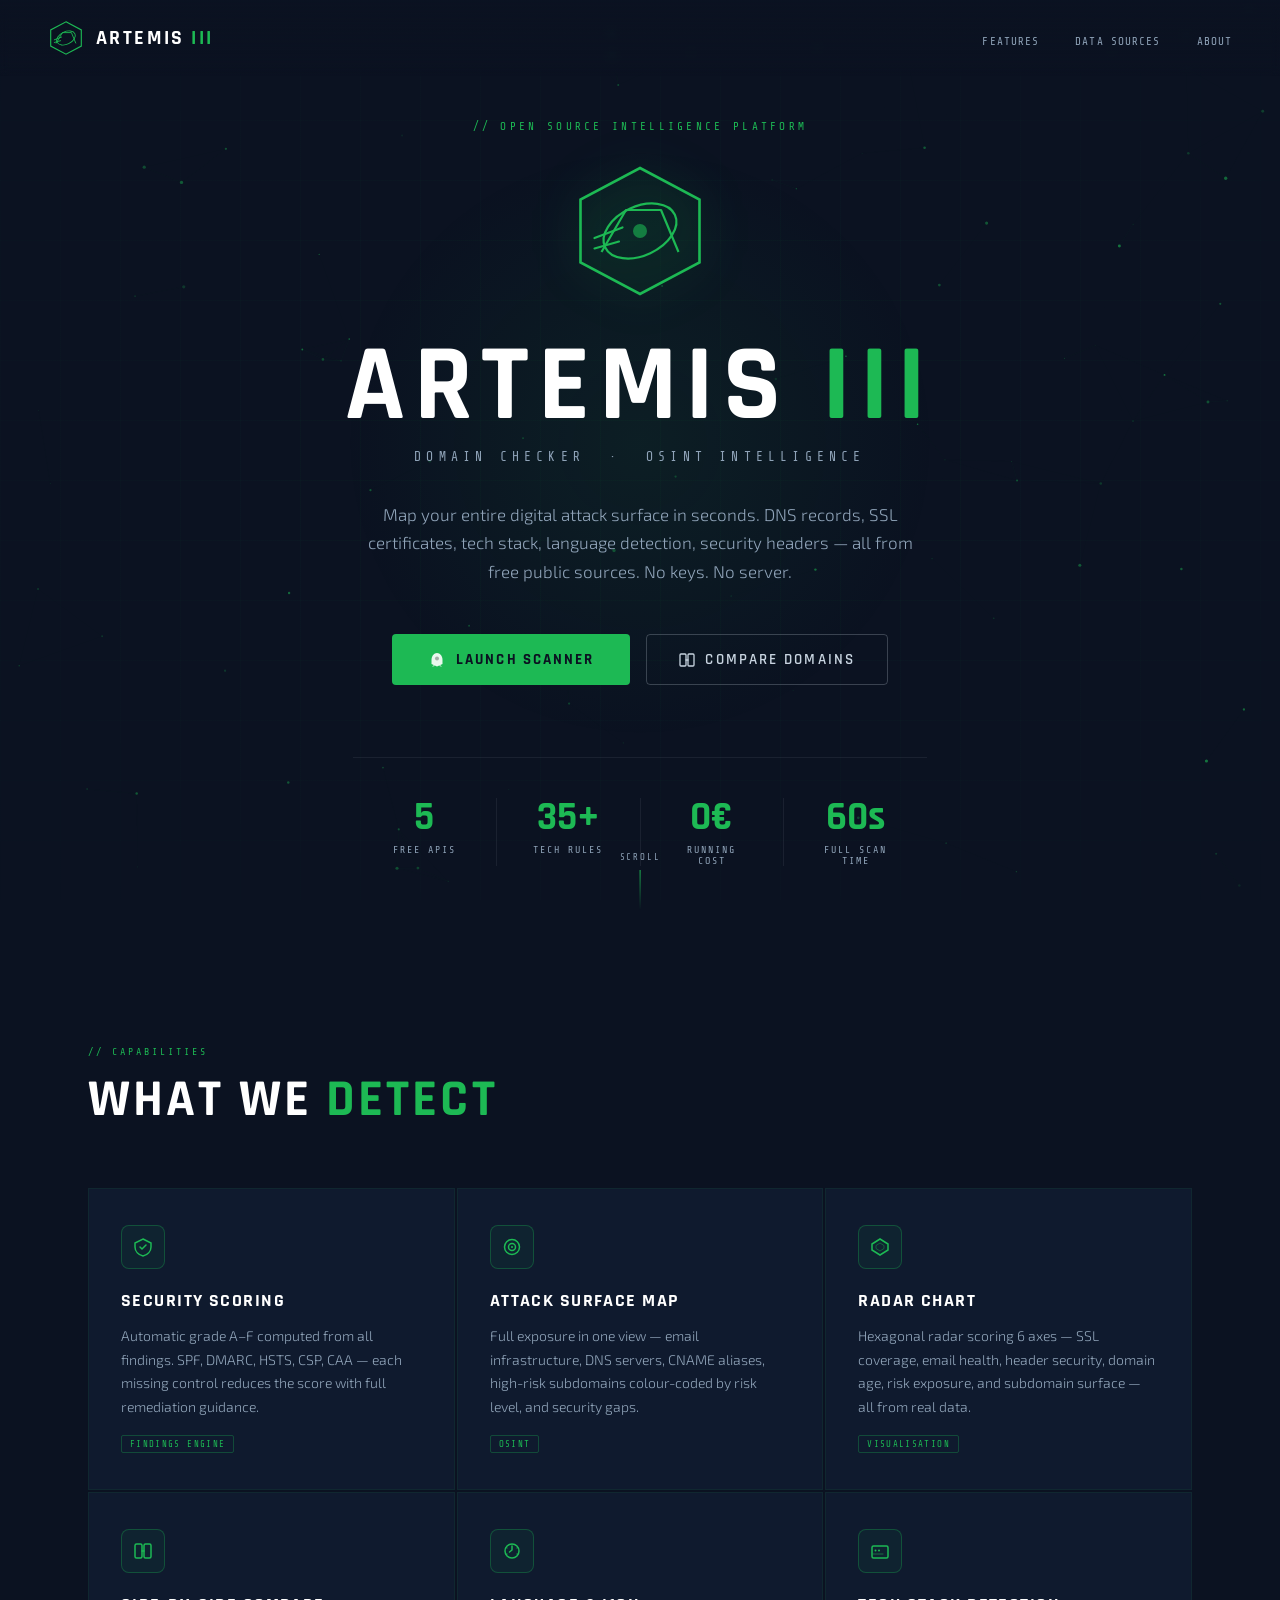
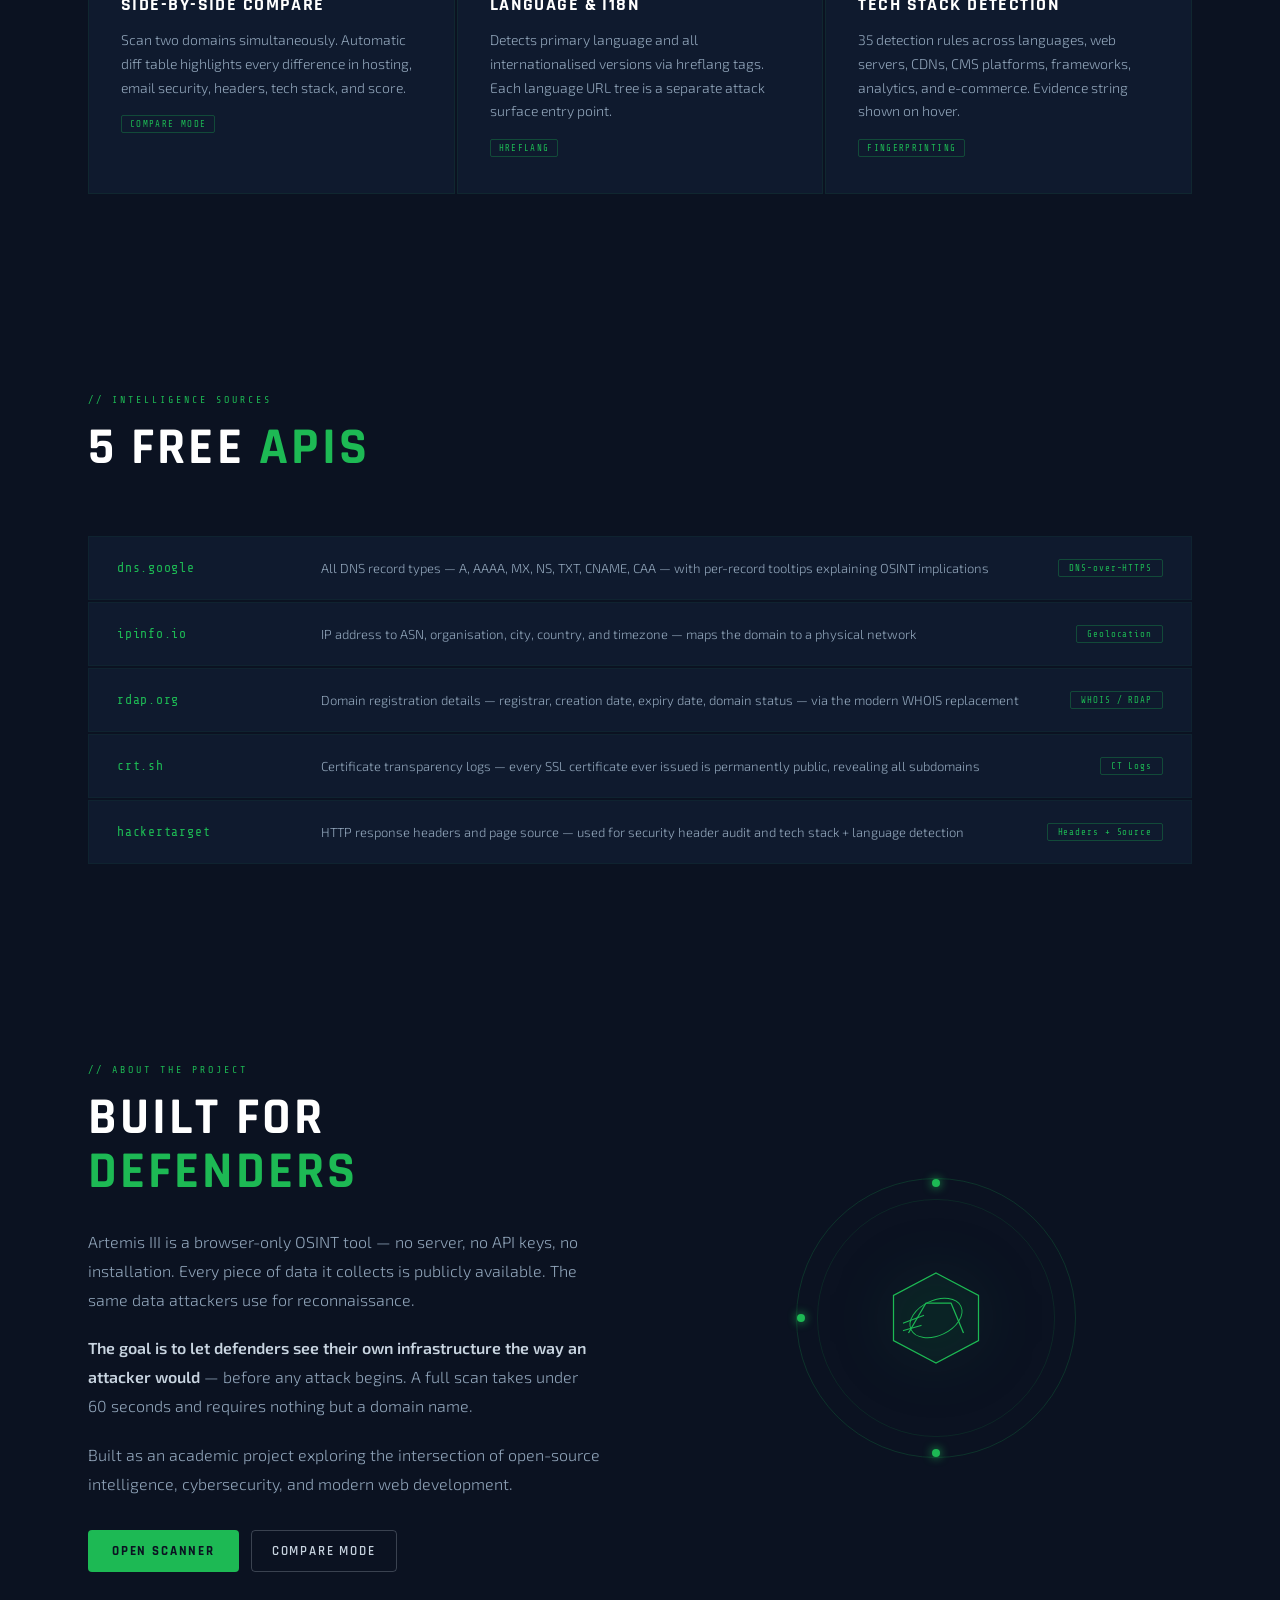
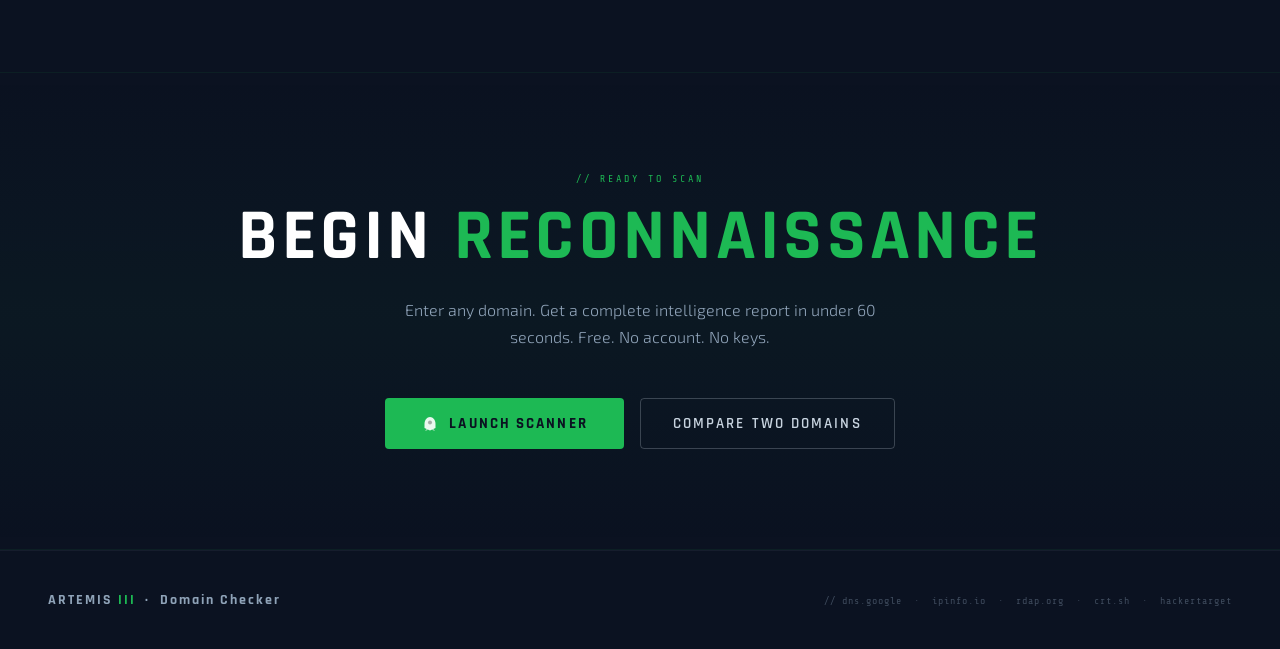
<file: index.html>
<!DOCTYPE html>
<html lang="en">
<head>
  <meta charset="UTF-8"/>
  <meta name="viewport" content="width=device-width, initial-scale=1.0"/>
  <title>Artemis III — Domain Intelligence</title>
  <link rel="preconnect" href="https://fonts.googleapis.com"/>
  <link href="https://fonts.googleapis.com/css2?family=Rajdhani:wght@400;500;600;700&family=Share+Tech+Mono&family=Exo+2:ital,wght@0,300;0,400;0,600;1,300&display=swap" rel="stylesheet"/>
  <style>
    /* ── Tokens ─────────────────────────────────────────────── */
    :root {
      --navy   : #0b1221;
      --navy2  : #0f1a2e;
      --navy3  : #152035;
      --green  : #1db954;
      --green2 : #17a347;
      --green3 : #0d6e30;
      --green-gl: rgba(29,185,84,0.12);
      --silver : #c8d4e0;
      --silver2: #8fa3b8;
      --white  : #ffffff;
      --mono   : 'Share Tech Mono', monospace;
      --display: 'Rajdhani', sans-serif;
      --body   : 'Exo 2', sans-serif;
    }

    *, *::before, *::after { box-sizing: border-box; margin: 0; padding: 0; }
    html { scroll-behavior: smooth; }

    body {
      background    : var(--navy);
      color         : var(--silver);
      font-family   : var(--body);
      min-height    : 100vh;
      overflow-x    : hidden;
    }

    /* ── Canvas background ──────────────────────────────────── */
    #bg-canvas {
      position : fixed;
      inset    : 0;
      z-index  : 0;
      pointer-events: none;
    }

    /* ── Hex grid overlay ───────────────────────────────────── */
    .hex-grid {
      position : fixed;
      inset    : 0;
      z-index  : 0;
      pointer-events: none;
      background-image:
        linear-gradient(rgba(29,185,84,0.03) 1px, transparent 1px),
        linear-gradient(90deg, rgba(29,185,84,0.03) 1px, transparent 1px);
      background-size: 60px 60px;
      mask-image: radial-gradient(ellipse 80% 80% at 50% 50%, black 30%, transparent 100%);
    }

    /* ── NAV ────────────────────────────────────────────────── */
    nav {
      position : fixed;
      top      : 0;
      left     : 0;
      right    : 0;
      z-index  : 100;
      display  : flex;
      align-items: center;
      justify-content: space-between;
      padding  : 20px 48px;
      background: linear-gradient(180deg, rgba(11,18,33,0.95) 0%, transparent 100%);
      backdrop-filter: blur(4px);
    }

    .nav-logo {
      display    : flex;
      align-items: center;
      gap        : 12px;
      text-decoration: none;
    }

    .nav-logo-icon {
      width : 36px;
      height: 36px;
    }

    .nav-logo-text {
      font-family   : var(--display);
      font-size     : 20px;
      font-weight   : 700;
      color         : var(--white);
      letter-spacing: 0.12em;
    }

    .nav-logo-text span {
      color: var(--green);
    }

    .nav-links {
      display : flex;
      gap     : 36px;
      list-style: none;
    }

    .nav-links a {
      font-family   : var(--mono);
      font-size     : 11px;
      color         : var(--silver2);
      text-decoration: none;
      letter-spacing: 0.1em;
      text-transform: uppercase;
      transition    : color 0.2s;
    }

    .nav-links a:hover { color: var(--green); }

    /* ── HERO ───────────────────────────────────────────────── */
    .hero {
      position    : relative;
      z-index     : 1;
      min-height  : 100vh;
      display     : flex;
      flex-direction: column;
      align-items : center;
      justify-content: center;
      text-align  : center;
      padding     : 120px 24px 80px;
      overflow    : hidden;
    }

    /* Glow behind hero */
    .hero::before {
      content   : '';
      position  : absolute;
      width     : 600px;
      height    : 600px;
      background: radial-gradient(circle, rgba(29,185,84,0.08) 0%, transparent 70%);
      top       : 50%;
      left      : 50%;
      transform : translate(-50%, -55%);
      pointer-events: none;
    }

    .hero-eyebrow {
      font-family   : var(--mono);
      font-size     : 11px;
      color         : var(--green);
      letter-spacing: 0.3em;
      text-transform: uppercase;
      margin-bottom : 28px;
      opacity       : 0;
      animation     : fadeUp 0.7s ease 0.2s forwards;
    }

    .hero-logo-wrap {
      margin-bottom : 32px;
      opacity       : 0;
      animation     : fadeUp 0.8s ease 0.35s forwards;
    }

    .hero-logo-svg {
      width : 140px;
      height: auto;
      filter: drop-shadow(0 0 24px rgba(29,185,84,0.45));
    }

    .hero-title {
      font-family   : var(--display);
      font-size     : clamp(56px, 9vw, 108px);
      font-weight   : 700;
      line-height   : 0.95;
      letter-spacing: 0.08em;
      color         : var(--white);
      text-transform: uppercase;
      opacity       : 0;
      animation     : fadeUp 0.8s ease 0.5s forwards;
    }

    .hero-title .green { color: var(--green); }

    .hero-subtitle {
      font-family   : var(--mono);
      font-size     : 13px;
      color         : var(--silver2);
      letter-spacing: 0.4em;
      text-transform: uppercase;
      margin-top    : 10px;
      opacity       : 0;
      animation     : fadeUp 0.8s ease 0.65s forwards;
    }

    .hero-desc {
      font-family  : var(--body);
      font-size    : 17px;
      font-weight  : 300;
      color        : var(--silver2);
      max-width    : 560px;
      line-height  : 1.7;
      margin-top   : 36px;
      opacity      : 0;
      animation    : fadeUp 0.8s ease 0.8s forwards;
    }

    /* ── CTA buttons ────────────────────────────────────────── */
    .hero-ctas {
      display    : flex;
      gap        : 16px;
      margin-top : 48px;
      flex-wrap  : wrap;
      justify-content: center;
      opacity    : 0;
      animation  : fadeUp 0.8s ease 1s forwards;
    }

    .btn-primary {
      position     : relative;
      display      : inline-flex;
      align-items  : center;
      gap          : 10px;
      font-family  : var(--display);
      font-size    : 15px;
      font-weight  : 700;
      letter-spacing: 0.14em;
      text-transform: uppercase;
      color        : var(--navy);
      background   : var(--green);
      border       : none;
      border-radius: 4px;
      padding      : 15px 36px;
      cursor       : pointer;
      text-decoration: none;
      overflow     : hidden;
      transition   : transform 0.15s, box-shadow 0.15s;
      box-shadow   : 0 0 0 rgba(29,185,84,0);
    }

    .btn-primary:hover {
      transform : translateY(-2px);
      box-shadow: 0 8px 32px rgba(29,185,84,0.35);
    }

    .btn-primary:active { transform: scale(0.97); }

    /* Sweep shimmer */
    .btn-primary::after {
      content   : '';
      position  : absolute;
      top       : 0; left: -100%;
      width     : 60%;
      height    : 100%;
      background: linear-gradient(90deg, transparent, rgba(255,255,255,0.25), transparent);
      transform : skewX(-20deg);
      transition: left 0.5s;
    }
    .btn-primary:hover::after { left: 150%; }

    .btn-secondary {
      display      : inline-flex;
      align-items  : center;
      gap          : 10px;
      font-family  : var(--display);
      font-size    : 15px;
      font-weight  : 600;
      letter-spacing: 0.14em;
      text-transform: uppercase;
      color        : var(--silver);
      background   : transparent;
      border       : 1px solid rgba(200, 212, 224, 0.25);
      border-radius: 4px;
      padding      : 15px 32px;
      cursor       : pointer;
      text-decoration: none;
      transition   : all 0.2s;
    }
    .btn-secondary:hover {
      border-color: var(--green);
      color       : var(--green);
      background  : rgba(29,185,84,0.06);
    }

    /* ── Rocket launch animation ────────────────────────────── */
    @keyframes rocketLaunch {
      0%   { transform: translateY(0) rotate(0deg) scale(1); opacity: 1; }
      30%  { transform: translateY(-8px) rotate(-5deg) scale(1.05); }
      100% { transform: translateY(-120vh) rotate(-8deg) scale(0.5); opacity: 0; }
    }
    @keyframes smokeTrail {
      0%   { opacity: 0.7; transform: scaleX(1); }
      100% { opacity: 0; transform: scaleX(2.5) translateY(30px); }
    }

    .launching .btn-primary .btn-rocket { animation: rocketLaunch 1.1s cubic-bezier(0.2, 0.8, 0.4, 1) forwards; }

    /* ── Stats bar ──────────────────────────────────────────── */
    .hero-stats {
      display    : flex;
      gap        : 0;
      margin-top : 72px;
      border-top : 1px solid rgba(200,212,224,0.08);
      padding-top: 40px;
      opacity    : 0;
      animation  : fadeUp 0.8s ease 1.2s forwards;
    }

    .stat-item {
      flex       : 1;
      text-align : center;
      padding    : 0 32px;
      border-right: 1px solid rgba(200,212,224,0.08);
    }
    .stat-item:last-child { border-right: none; }

    .stat-num {
      font-family   : var(--display);
      font-size     : 40px;
      font-weight   : 700;
      color         : var(--green);
      line-height   : 1;
    }

    .stat-label {
      font-family   : var(--mono);
      font-size     : 10px;
      color         : var(--silver2);
      letter-spacing: 0.2em;
      text-transform: uppercase;
      margin-top    : 6px;
    }

    /* ── Scroll indicator ───────────────────────────────────── */
    .scroll-hint {
      position      : absolute;
      bottom        : 36px;
      left          : 50%;
      transform     : translateX(-50%);
      display       : flex;
      flex-direction: column;
      align-items   : center;
      gap           : 8px;
      opacity       : 0;
      animation     : fadeIn 1s ease 1.8s forwards;
    }

    .scroll-hint span {
      font-family   : var(--mono);
      font-size     : 9px;
      color         : var(--silver2);
      letter-spacing: 0.2em;
      text-transform: uppercase;
    }

    .scroll-line {
      width    : 1px;
      height   : 40px;
      background: linear-gradient(180deg, var(--green) 0%, transparent 100%);
      animation: scrollPulse 1.8s ease-in-out infinite;
    }

    @keyframes scrollPulse {
      0%, 100% { opacity: 0.3; transform: scaleY(1); }
      50%       { opacity: 1;   transform: scaleY(1.1); }
    }

    /* ── FEATURES section ───────────────────────────────────── */
    .section {
      position : relative;
      z-index  : 1;
      padding  : 100px 48px;
      max-width: 1200px;
      margin   : 0 auto;
    }

    .section-label {
      font-family   : var(--mono);
      font-size     : 10px;
      color         : var(--green);
      letter-spacing: 0.3em;
      text-transform: uppercase;
      margin-bottom : 16px;
    }

    .section-title {
      font-family   : var(--display);
      font-size     : clamp(32px, 5vw, 52px);
      font-weight   : 700;
      letter-spacing: 0.06em;
      text-transform: uppercase;
      color         : var(--white);
      line-height   : 1.05;
      margin-bottom : 60px;
    }

    .section-title span { color: var(--green); }

    /* ── Feature grid ───────────────────────────────────────── */
    .features-grid {
      display              : grid;
      grid-template-columns: repeat(3, 1fr);
      gap                  : 2px;
    }

    .feature-card {
      background  : var(--navy2);
      padding     : 36px 32px;
      border      : 1px solid rgba(29,185,84,0.08);
      position    : relative;
      overflow    : hidden;
      transition  : border-color 0.25s, background 0.25s;
    }

    .feature-card::before {
      content   : '';
      position  : absolute;
      top       : 0; left: 0; right: 0;
      height    : 2px;
      background: linear-gradient(90deg, transparent, var(--green), transparent);
      opacity   : 0;
      transition: opacity 0.3s;
    }

    .feature-card:hover {
      background  : var(--navy3);
      border-color: rgba(29,185,84,0.22);
    }
    .feature-card:hover::before { opacity: 1; }

    .feature-icon {
      width        : 44px;
      height       : 44px;
      border       : 1px solid rgba(29,185,84,0.3);
      border-radius: 8px;
      display      : flex;
      align-items  : center;
      justify-content: center;
      margin-bottom: 20px;
      background   : rgba(29,185,84,0.06);
    }

    .feature-title {
      font-family   : var(--display);
      font-size     : 18px;
      font-weight   : 700;
      letter-spacing: 0.08em;
      text-transform: uppercase;
      color         : var(--white);
      margin-bottom : 12px;
    }

    .feature-desc {
      font-family : var(--body);
      font-size   : 14px;
      font-weight : 300;
      color       : var(--silver2);
      line-height : 1.7;
    }

    .feature-tag {
      display       : inline-block;
      margin-top    : 16px;
      font-family   : var(--mono);
      font-size     : 9px;
      color         : var(--green);
      letter-spacing: 0.15em;
      text-transform: uppercase;
      border        : 1px solid rgba(29,185,84,0.3);
      padding       : 3px 8px;
      border-radius : 2px;
    }

    /* ── APIs section ───────────────────────────────────────── */
    .apis-list {
      display  : flex;
      flex-direction: column;
      gap      : 2px;
    }

    .api-row {
      display    : grid;
      grid-template-columns: 180px 1fr auto;
      gap        : 24px;
      align-items: center;
      padding    : 22px 28px;
      background : var(--navy2);
      border     : 1px solid rgba(29,185,84,0.06);
      transition : background 0.2s;
    }

    .api-row:hover { background: var(--navy3); }

    .api-name {
      font-family   : var(--mono);
      font-size     : 13px;
      color         : var(--green);
      letter-spacing: 0.06em;
    }

    .api-desc {
      font-family: var(--body);
      font-size  : 13px;
      font-weight: 300;
      color      : var(--silver2);
    }

    .api-badge {
      font-family   : var(--mono);
      font-size     : 9px;
      color         : var(--green);
      border        : 1px solid rgba(29,185,84,0.3);
      padding       : 3px 10px;
      border-radius : 2px;
      white-space   : nowrap;
      letter-spacing: 0.1em;
    }

    /* ── About section ──────────────────────────────────────── */
    .about-grid {
      display              : grid;
      grid-template-columns: 1fr 1fr;
      gap                  : 80px;
      align-items          : center;
    }

    .about-text p {
      font-family : var(--body);
      font-size   : 16px;
      font-weight : 300;
      color       : var(--silver2);
      line-height : 1.8;
      margin-bottom: 20px;
    }

    .about-text p strong {
      color      : var(--silver);
      font-weight: 600;
    }

    .about-visual {
      position : relative;
      display  : flex;
      align-items: center;
      justify-content: center;
    }

    /* Hexagon ring decoration */
    .hex-ring {
      width        : 280px;
      height       : 280px;
      border       : 1px solid rgba(29,185,84,0.2);
      border-radius: 50%;
      display      : flex;
      align-items  : center;
      justify-content: center;
      position     : relative;
      animation    : hexSpin 20s linear infinite;
    }
    .hex-ring::before {
      content      : '';
      position     : absolute;
      inset        : 20px;
      border       : 1px solid rgba(29,185,84,0.12);
      border-radius: 50%;
      animation    : hexSpin 12s linear infinite reverse;
    }

    @keyframes hexSpin { to { transform: rotate(360deg); } }

    .hex-center-logo {
      width : 100px;
      filter: drop-shadow(0 0 30px rgba(29,185,84,0.5));
      animation: hexSpin 20s linear infinite reverse;
    }

    /* Orbiting dots */
    .orbit-dot {
      position     : absolute;
      width        : 8px;
      height       : 8px;
      background   : var(--green);
      border-radius: 50%;
      box-shadow   : 0 0 10px var(--green);
    }
    .orbit-dot:nth-child(1) { top: 0; left: 50%; transform: translateX(-50%); }
    .orbit-dot:nth-child(2) { bottom: 0; left: 50%; transform: translateX(-50%); }
    .orbit-dot:nth-child(3) { left: 0; top: 50%; transform: translateY(-50%); }

    /* ── CTA section ────────────────────────────────────────── */
    .cta-section {
      position  : relative;
      z-index   : 1;
      text-align: center;
      padding   : 100px 48px;
      background: linear-gradient(180deg, transparent 0%, rgba(29,185,84,0.04) 50%, transparent 100%);
      border-top: 1px solid rgba(29,185,84,0.08);
      border-bottom: 1px solid rgba(29,185,84,0.08);
    }

    .cta-section .section-label { text-align: center; }

    .cta-title {
      font-family   : var(--display);
      font-size     : clamp(36px, 6vw, 72px);
      font-weight   : 700;
      letter-spacing: 0.06em;
      text-transform: uppercase;
      color         : var(--white);
      line-height   : 1.05;
      margin-bottom : 20px;
    }
    .cta-title span { color: var(--green); }

    .cta-sub {
      font-family : var(--body);
      font-size   : 16px;
      font-weight : 300;
      color       : var(--silver2);
      max-width   : 480px;
      margin      : 0 auto 48px;
      line-height : 1.7;
    }

    /* ── Footer ─────────────────────────────────────────────── */
    footer {
      position   : relative;
      z-index    : 1;
      padding    : 40px 48px;
      display    : flex;
      align-items: center;
      justify-content: space-between;
      border-top : 1px solid rgba(200,212,224,0.06);
    }

    .footer-logo {
      font-family   : var(--display);
      font-size     : 14px;
      font-weight   : 700;
      letter-spacing: 0.14em;
      color         : var(--silver2);
    }
    .footer-logo span { color: var(--green); }

    .footer-note {
      font-family   : var(--mono);
      font-size     : 10px;
      color         : rgba(143,163,184,0.4);
      letter-spacing: 0.1em;
    }

    /* ── Animations ─────────────────────────────────────────── */
    @keyframes fadeUp {
      from { opacity: 0; transform: translateY(20px); }
      to   { opacity: 1; transform: translateY(0); }
    }
    @keyframes fadeIn {
      from { opacity: 0; }
      to   { opacity: 1; }
    }

    /* Scroll reveal */
    .reveal {
      opacity   : 0;
      transform : translateY(30px);
      transition: opacity 0.7s ease, transform 0.7s ease;
    }
    .reveal.visible {
      opacity  : 1;
      transform: none;
    }

    /* ── Responsive ─────────────────────────────────────────── */
    @media (max-width: 900px) {
      nav { padding: 16px 24px; }
      .nav-links { display: none; }
      .section { padding: 60px 24px; }
      .features-grid { grid-template-columns: 1fr; }
      .about-grid { grid-template-columns: 1fr; gap: 40px; }
      .about-visual { display: none; }
      .api-row { grid-template-columns: 1fr; gap: 8px; }
      .hero-stats { flex-direction: column; gap: 24px; }
      .stat-item { border-right: none; border-bottom: 1px solid rgba(200,212,224,0.08); padding: 0 0 24px; }
      footer { flex-direction: column; gap: 12px; text-align: center; }
    }
  </style>
</head>
<body>

<!-- Particle canvas -->
<canvas id="bg-canvas"></canvas>
<div class="hex-grid"></div>

<!-- ── NAV ───────────────────────────────────────────────────── -->
<nav>
  <a href="#" class="nav-logo">
    <svg class="nav-logo-icon" viewBox="0 0 80 80" fill="none">
      <polygon points="40,4 74,22 74,58 40,76 6,58 6,22" stroke="#1db954" stroke-width="2.5" fill="none"/>
      <ellipse cx="40" cy="40" rx="22" ry="14" stroke="#1db954" stroke-width="2" fill="none" transform="rotate(-25 40 40)"/>
      <path d="M18 52 L32 28 L52 28 L62 52" stroke="#1db954" stroke-width="2" fill="none" stroke-linejoin="round"/>
      <line x1="14" y1="44" x2="30" y2="38" stroke="#1db954" stroke-width="2" stroke-linecap="round"/>
      <line x1="14" y1="50" x2="28" y2="46" stroke="#1db954" stroke-width="2" stroke-linecap="round"/>
    </svg>
    <span class="nav-logo-text">ARTEMIS <span>III</span></span>
  </a>
  <ul class="nav-links">
    <li><a href="#features">Features</a></li>
    <li><a href="#sources">Data sources</a></li>
    <li><a href="#about">About</a></li>
  </ul>
</nav>

<!-- ── HERO ──────────────────────────────────────────────────── -->
<section class="hero" id="hero">
  <div class="hero-eyebrow">// open source intelligence platform</div>

  <div class="hero-logo-wrap">
    <svg class="hero-logo-svg" viewBox="0 0 160 160" fill="none">
      <polygon points="80,8 148,44 148,116 80,152 12,116 12,44" stroke="#1db954" stroke-width="3" fill="rgba(29,185,84,0.04)"/>
      <ellipse cx="80" cy="80" rx="44" ry="28" stroke="#1db954" stroke-width="2.5" fill="none" transform="rotate(-25 80 80)"/>
      <path d="M36 104 L64 56 L104 56 L124 104" stroke="#1db954" stroke-width="2.5" fill="none" stroke-linejoin="round"/>
      <line x1="28" y1="88" x2="60" y2="76" stroke="#1db954" stroke-width="2.5" stroke-linecap="round"/>
      <line x1="28" y1="100" x2="56" y2="92" stroke="#1db954" stroke-width="2.5" stroke-linecap="round"/>
      <circle cx="80" cy="80" r="8" fill="#1db954" opacity="0.6"/>
    </svg>
  </div>

  <h1 class="hero-title">ARTEMIS <span class="green">III</span></h1>
  <p class="hero-subtitle">Domain Checker &nbsp;·&nbsp; OSINT Intelligence</p>

  <p class="hero-desc">
    Map your entire digital attack surface in seconds. DNS records, SSL certificates, tech stack, language detection, security headers — all from free public sources. No keys. No server.
  </p>

  <div class="hero-ctas">
    <a href="index1.html" class="btn-primary" id="launch-btn" onclick="launchRocket(event)">
      <svg class="btn-rocket" width="18" height="18" viewBox="0 0 18 18" fill="none">
        <path d="M9 2C6 2 3.5 5 3.5 9L3.5 13L9 15.5L14.5 13L14.5 9C14.5 5 12 2 9 2Z" fill="white" opacity="0.9"/>
        <circle cx="9" cy="7.5" r="2" fill="rgba(0,0,0,0.3)"/>
        <path d="M6.5 13 L4 16 L6.5 15Z" fill="white" opacity="0.7"/>
        <path d="M11.5 13 L14 16 L11.5 15Z" fill="white" opacity="0.7"/>
      </svg>
      Launch scanner
    </a>
    <a href="compare.html" class="btn-secondary">
      <svg width="16" height="16" viewBox="0 0 16 16" fill="none">
        <rect x="1" y="2" width="6" height="12" rx="1" stroke="currentColor" stroke-width="1.3"/>
        <rect x="9" y="2" width="6" height="12" rx="1" stroke="currentColor" stroke-width="1.3"/>
        <path d="M7 8h2" stroke="currentColor" stroke-width="1.3" stroke-linecap="round"/>
      </svg>
      Compare domains
    </a>
  </div>

  <div class="hero-stats">
    <div class="stat-item">
      <div class="stat-num">5</div>
      <div class="stat-label">Free APIs</div>
    </div>
    <div class="stat-item">
      <div class="stat-num">35+</div>
      <div class="stat-label">Tech rules</div>
    </div>
    <div class="stat-item">
      <div class="stat-num">0€</div>
      <div class="stat-label">Running cost</div>
    </div>
    <div class="stat-item">
      <div class="stat-num">60s</div>
      <div class="stat-label">Full scan time</div>
    </div>
  </div>

  <div class="scroll-hint">
    <span>scroll</span>
    <div class="scroll-line"></div>
  </div>
</section>

<!-- ── FEATURES ───────────────────────────────────────────────── -->
<div id="features">
  <div class="section reveal">
    <div class="section-label">// capabilities</div>
    <h2 class="section-title">What we <span>detect</span></h2>

    <div class="features-grid">
      <div class="feature-card">
        <div class="feature-icon">
          <svg width="20" height="20" viewBox="0 0 20 20" fill="none"><path d="M10 2L18 6V10C18 14.4 14.5 17.9 10 19C5.5 17.9 2 14.4 2 10V6L10 2Z" stroke="#1db954" stroke-width="1.5" fill="none"/><path d="M7 10l2 2 4-4" stroke="#1db954" stroke-width="1.5" stroke-linecap="round" stroke-linejoin="round"/></svg>
        </div>
        <div class="feature-title">Security scoring</div>
        <div class="feature-desc">Automatic grade A–F computed from all findings. SPF, DMARC, HSTS, CSP, CAA — each missing control reduces the score with full remediation guidance.</div>
        <span class="feature-tag">findings engine</span>
      </div>

      <div class="feature-card">
        <div class="feature-icon">
          <svg width="20" height="20" viewBox="0 0 20 20" fill="none"><circle cx="10" cy="10" r="7.5" stroke="#1db954" stroke-width="1.5" fill="none"/><circle cx="10" cy="10" r="3.5" stroke="#1db954" stroke-width="1.5" fill="none"/><circle cx="10" cy="10" r="1" fill="#1db954"/></svg>
        </div>
        <div class="feature-title">Attack surface map</div>
        <div class="feature-desc">Full exposure in one view — email infrastructure, DNS servers, CNAME aliases, high-risk subdomains colour-coded by risk level, and security gaps.</div>
        <span class="feature-tag">osint</span>
      </div>

      <div class="feature-card">
        <div class="feature-icon">
          <svg width="20" height="20" viewBox="0 0 20 20" fill="none"><polygon points="10,2 18,7 18,13 10,18 2,13 2,7" stroke="#1db954" stroke-width="1.5" fill="none"/><polygon points="10,6 14,8.5 14,11.5 10,14 6,11.5 6,8.5" stroke="#1db954" stroke-width="0.8" fill="none" opacity="0.5"/></svg>
        </div>
        <div class="feature-title">Radar chart</div>
        <div class="feature-desc">Hexagonal radar scoring 6 axes — SSL coverage, email health, header security, domain age, risk exposure, and subdomain surface — all from real data.</div>
        <span class="feature-tag">visualisation</span>
      </div>

      <div class="feature-card">
        <div class="feature-icon">
          <svg width="20" height="20" viewBox="0 0 20 20" fill="none"><rect x="2" y="3" width="7" height="14" rx="1.5" stroke="#1db954" stroke-width="1.5" fill="none"/><rect x="11" y="3" width="7" height="14" rx="1.5" stroke="#1db954" stroke-width="1.5" fill="none"/><path d="M9 10h2" stroke="#1db954" stroke-width="1.5" stroke-linecap="round"/></svg>
        </div>
        <div class="feature-title">Side-by-side compare</div>
        <div class="feature-desc">Scan two domains simultaneously. Automatic diff table highlights every difference in hosting, email security, headers, tech stack, and score.</div>
        <span class="feature-tag">compare mode</span>
      </div>

      <div class="feature-card">
        <div class="feature-icon">
          <svg width="20" height="20" viewBox="0 0 20 20" fill="none"><circle cx="10" cy="10" r="7" stroke="#1db954" stroke-width="1.5" fill="none"/><path d="M10 5v4l-2.5 2" stroke="#1db954" stroke-width="1.5" stroke-linecap="round" stroke-linejoin="round"/><path d="M3.5 7h2M14.5 7h2M3.5 13h2M14.5 13h2" stroke="#1db954" stroke-width="1" stroke-linecap="round" opacity="0.5"/></svg>
        </div>
        <div class="feature-title">Language & i18n</div>
        <div class="feature-desc">Detects primary language and all internationalised versions via hreflang tags. Each language URL tree is a separate attack surface entry point.</div>
        <span class="feature-tag">hreflang</span>
      </div>

      <div class="feature-card">
        <div class="feature-icon">
          <svg width="20" height="20" viewBox="0 0 20 20" fill="none"><rect x="2" y="5" width="16" height="12" rx="1.5" stroke="#1db954" stroke-width="1.5" fill="none"/><circle cx="5.5" cy="9.5" r="1" fill="#1db954"/><circle cx="9" cy="9.5" r="1" fill="#1db954"/><path d="M3 13h10" stroke="#1db954" stroke-width="1" stroke-linecap="round" opacity="0.5"/></svg>
        </div>
        <div class="feature-title">Tech stack detection</div>
        <div class="feature-desc">35 detection rules across languages, web servers, CDNs, CMS platforms, frameworks, analytics, and e-commerce. Evidence string shown on hover.</div>
        <span class="feature-tag">fingerprinting</span>
      </div>
    </div>
  </div>
</div>

<!-- ── DATA SOURCES ───────────────────────────────────────────── -->
<div id="sources">
  <div class="section reveal">
    <div class="section-label">// intelligence sources</div>
    <h2 class="section-title">5 free <span>APIs</span></h2>

    <div class="apis-list">
      <div class="api-row">
        <div class="api-name">dns.google</div>
        <div class="api-desc">All DNS record types — A, AAAA, MX, NS, TXT, CNAME, CAA — with per-record tooltips explaining OSINT implications</div>
        <div class="api-badge">DNS-over-HTTPS</div>
      </div>
      <div class="api-row">
        <div class="api-name">ipinfo.io</div>
        <div class="api-desc">IP address to ASN, organisation, city, country, and timezone — maps the domain to a physical network</div>
        <div class="api-badge">Geolocation</div>
      </div>
      <div class="api-row">
        <div class="api-name">rdap.org</div>
        <div class="api-desc">Domain registration details — registrar, creation date, expiry date, domain status — via the modern WHOIS replacement</div>
        <div class="api-badge">WHOIS / RDAP</div>
      </div>
      <div class="api-row">
        <div class="api-name">crt.sh</div>
        <div class="api-desc">Certificate transparency logs — every SSL certificate ever issued is permanently public, revealing all subdomains</div>
        <div class="api-badge">CT Logs</div>
      </div>
      <div class="api-row">
        <div class="api-name">hackertarget</div>
        <div class="api-desc">HTTP response headers and page source — used for security header audit and tech stack + language detection</div>
        <div class="api-badge">Headers + Source</div>
      </div>
    </div>
  </div>
</div>

<!-- ── ABOUT ──────────────────────────────────────────────────── -->
<div id="about">
  <div class="section reveal">
    <div class="about-grid">
      <div class="about-text">
        <div class="section-label">// about the project</div>
        <h2 class="section-title" style="margin-bottom:28px">Built for <span>defenders</span></h2>
        <p>Artemis III is a browser-only OSINT tool — no server, no API keys, no installation. Every piece of data it collects is publicly available. The same data attackers use for reconnaissance.</p>
        <p><strong>The goal is to let defenders see their own infrastructure the way an attacker would</strong> — before any attack begins. A full scan takes under 60 seconds and requires nothing but a domain name.</p>
        <p>Built as an academic project exploring the intersection of open-source intelligence, cybersecurity, and modern web development.</p>
        <div style="display:flex;gap:12px;margin-top:32px;flex-wrap:wrap">
          <a href="index1.html" class="btn-primary" style="font-size:13px;padding:12px 24px">
            Open scanner
          </a>
          <a href="compare.html" class="btn-secondary" style="font-size:13px;padding:12px 20px">
            Compare mode
          </a>
        </div>
      </div>
      <div class="about-visual">
        <div class="hex-ring">
          <span class="orbit-dot"></span>
          <span class="orbit-dot"></span>
          <span class="orbit-dot"></span>
          <svg class="hex-center-logo" viewBox="0 0 160 160" fill="none">
            <polygon points="80,8 148,44 148,116 80,152 12,116 12,44" stroke="#1db954" stroke-width="2" fill="rgba(29,185,84,0.06)"/>
            <ellipse cx="80" cy="80" rx="44" ry="28" stroke="#1db954" stroke-width="1.5" fill="none" transform="rotate(-25 80 80)"/>
            <path d="M36 104 L64 56 L104 56 L124 104" stroke="#1db954" stroke-width="2" fill="none" stroke-linejoin="round"/>
            <line x1="28" y1="88" x2="60" y2="76" stroke="#1db954" stroke-width="2" stroke-linecap="round"/>
            <line x1="28" y1="100" x2="56" y2="92" stroke="#1db954" stroke-width="2" stroke-linecap="round"/>
          </svg>
        </div>
      </div>
    </div>
  </div>
</div>

<!-- ── FINAL CTA ──────────────────────────────────────────────── -->
<div class="cta-section reveal">
  <div class="section-label">// ready to scan</div>
  <h2 class="cta-title">Begin <span>reconnaissance</span></h2>
  <p class="cta-sub">Enter any domain. Get a complete intelligence report in under 60 seconds. Free. No account. No keys.</p>
  <div style="display:flex;gap:16px;justify-content:center;flex-wrap:wrap">
    <a href="index1.html" class="btn-primary" onclick="launchRocket(event)" id="launch-btn-2">
      <svg width="18" height="18" viewBox="0 0 18 18" fill="none">
        <path d="M9 2C6 2 3.5 5 3.5 9L3.5 13L9 15.5L14.5 13L14.5 9C14.5 5 12 2 9 2Z" fill="white" opacity="0.9"/>
        <circle cx="9" cy="7.5" r="2" fill="rgba(0,0,0,0.3)"/>
        <path d="M6.5 13 L4 16 L6.5 15Z" fill="white" opacity="0.7"/>
        <path d="M11.5 13 L14 16 L11.5 15Z" fill="white" opacity="0.7"/>
      </svg>
      Launch scanner
    </a>
    <a href="compare.html" class="btn-secondary">Compare two domains</a>
  </div>
</div>

<!-- ── FOOTER ─────────────────────────────────────────────────── -->
<footer>
  <div class="footer-logo">ARTEMIS <span>III</span> &nbsp;·&nbsp; Domain Checker</div>
  <div class="footer-note">// dns.google &nbsp;·&nbsp; ipinfo.io &nbsp;·&nbsp; rdap.org &nbsp;·&nbsp; crt.sh &nbsp;·&nbsp; hackertarget</div>
</footer>

<script>
// ── Particle field ────────────────────────────────────────────
const canvas = document.getElementById('bg-canvas');
const ctx    = canvas.getContext('2d');

let W, H, particles = [];

function resize() {
  W = canvas.width  = window.innerWidth;
  H = canvas.height = window.innerHeight;
}
resize();
window.addEventListener('resize', resize);

class Particle {
  constructor() { this.reset(); }
  reset() {
    this.x  = Math.random() * W;
    this.y  = Math.random() * H;
    this.vx = (Math.random() - 0.5) * 0.25;
    this.vy = (Math.random() - 0.5) * 0.25;
    this.r  = Math.random() * 1.4 + 0.3;
    this.a  = Math.random() * 0.5 + 0.1;
  }
  update() {
    this.x += this.vx; this.y += this.vy;
    if (this.x < 0 || this.x > W || this.y < 0 || this.y > H) this.reset();
  }
  draw() {
    ctx.beginPath();
    ctx.arc(this.x, this.y, this.r, 0, Math.PI * 2);
    ctx.fillStyle = `rgba(29,185,84,${this.a})`;
    ctx.fill();
  }
}

for (let i = 0; i < 90; i++) particles.push(new Particle());

function drawConnections() {
  for (let i = 0; i < particles.length; i++) {
    for (let j = i + 1; j < particles.length; j++) {
      const dx = particles[i].x - particles[j].x;
      const dy = particles[i].y - particles[j].y;
      const d  = Math.sqrt(dx * dx + dy * dy);
      if (d < 120) {
        ctx.beginPath();
        ctx.strokeStyle = `rgba(29,185,84,${0.06 * (1 - d / 120)})`;
        ctx.lineWidth   = 0.5;
        ctx.moveTo(particles[i].x, particles[i].y);
        ctx.lineTo(particles[j].x, particles[j].y);
        ctx.stroke();
      }
    }
  }
}

function loop() {
  ctx.clearRect(0, 0, W, H);
  particles.forEach(p => { p.update(); p.draw(); });
  drawConnections();
  requestAnimationFrame(loop);
}
loop();

// ── Rocket launch ─────────────────────────────────────────────
function launchRocket(e) {
  e.preventDefault();
  const btn  = e.currentTarget;
  const href = btn.getAttribute('href');
  const icon = btn.querySelector('svg');

  // Animate icon flying up
  if (icon) {
    icon.style.transition  = 'transform 0.9s cubic-bezier(0.2,0.8,0.4,1), opacity 0.9s';
    icon.style.transform   = 'translateY(-80px) scale(0.4)';
    icon.style.opacity     = '0';
  }
  btn.style.transition = 'transform 0.15s, opacity 0.4s 0.4s';
  setTimeout(() => { btn.style.opacity = '0'; }, 400);
  setTimeout(() => { window.location.href = href; }, 950);
}

// ── Scroll reveal ─────────────────────────────────────────────
const observer = new IntersectionObserver(entries => {
  entries.forEach(e => { if (e.isIntersecting) { e.target.classList.add('visible'); } });
}, { threshold: 0.15 });

document.querySelectorAll('.reveal').forEach(el => observer.observe(el));
</script>
</body>
</html>
</file>
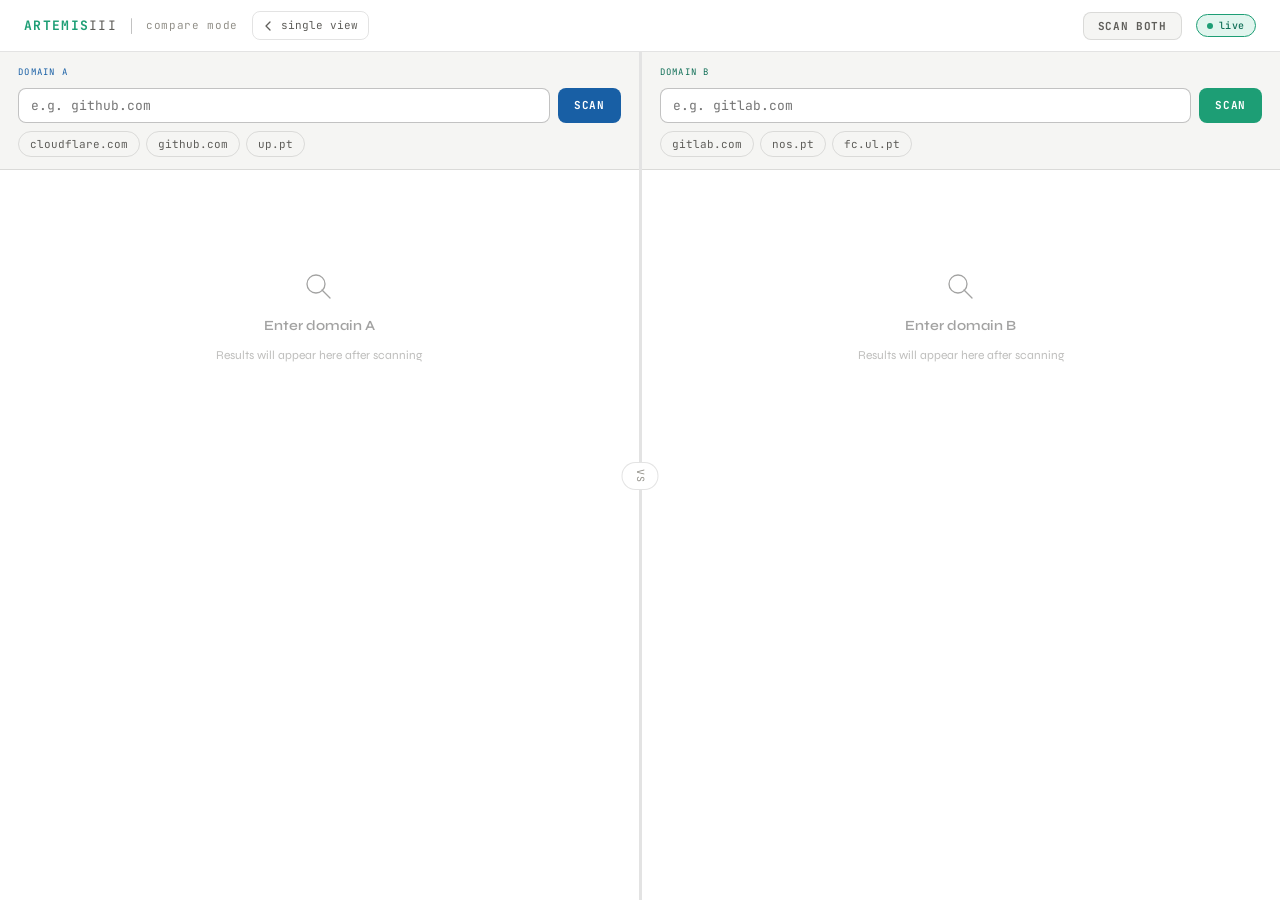
<file: compare.html>
<!DOCTYPE html>
<html lang="en">
<head>
  <meta charset="UTF-8"/>
  <meta name="viewport" content="width=device-width, initial-scale=1.0"/>
  <title>ARTEMIS III — Domain OSINT Checker</title>
  <link rel="preconnect" href="https://fonts.googleapis.com"/>
  <link href="https://fonts.googleapis.com/css2?family=JetBrains+Mono:wght@400;500;700&family=Syne:wght@400;600;700;800&display=swap" rel="stylesheet"/>
  <link rel="stylesheet" href="style.css"/>
  <style>
    /* ── Compare-specific overrides ─────────────────── */
    body { overflow-x: hidden; }

    .cmp-topbar {
      display: flex; align-items: center; gap: 14px;
      height: var(--topbar-h); padding: 0 var(--sp-lg);
      background: var(--c-bg); border-bottom: 0.5px solid var(--c-border);
      position: sticky; top: 0; z-index: 50;
    }

    /* Split layout */
    .cmp-layout {
      display: grid;
      grid-template-columns: 1fr 3px 1fr;
      min-height: calc(100vh - var(--topbar-h));
    }

    .cmp-divider {
      background: var(--c-border);
      position: relative;
    }
    .cmp-divider-label {
      position: absolute; top: 50%; left: 50%;
      transform: translate(-50%, -50%);
      background: var(--c-bg); border: 0.5px solid var(--c-border);
      border-radius: 20px; padding: 6px 10px;
      font-family: var(--font-mono); font-size: 10px;
      color: var(--c-hint); white-space: nowrap;
      writing-mode: vertical-rl;
      letter-spacing: 0.1em;
    }

    /* Each pane */
    .cmp-pane {
      display: flex; flex-direction: column;
      min-width: 0;
    }

    .cmp-pane-header {
      padding: 14px 18px 12px;
      border-bottom: 0.5px solid var(--c-border);
      background: var(--c-surface);
      position: sticky; top: var(--topbar-h); z-index: 10;
    }

    .cmp-pane-label {
      font-size: 9px; font-family: var(--font-mono);
      letter-spacing: 0.14em; text-transform: uppercase;
      color: var(--c-hint); margin-bottom: 8px;
    }

    .pane-a .cmp-pane-label { color: #185FA5; }
    .pane-b .cmp-pane-label { color: #0F6E56; }

    .cmp-input-row { display: flex; gap: 8px; }

    .cmp-input {
      flex: 1; font-family: var(--font-mono); font-size: 13px;
      background: var(--c-bg); border: 0.5px solid var(--c-border-em);
      border-radius: var(--r-md); padding: 8px 12px;
      color: var(--c-text); outline: none;
      transition: border-color 0.15s;
    }
    .pane-a .cmp-input:focus { border-color: #185FA5; }
    .pane-b .cmp-input:focus { border-color: var(--accent); }

    .cmp-btn {
      font-family: var(--font-mono); font-size: 11px; font-weight: 700;
      border: none; border-radius: var(--r-md);
      padding: 8px 16px; cursor: pointer;
      transition: opacity 0.15s, transform 0.1s;
      white-space: nowrap; letter-spacing: 0.06em;
    }
    .cmp-btn:active { transform: scale(0.97); }
    .cmp-btn:disabled { opacity: 0.4; cursor: not-allowed; transform: none; }
    .pane-a .cmp-btn { background: #185FA5; color: #fff; }
    .pane-b .cmp-btn { background: var(--accent); color: #fff; }

    .cmp-pane-content { padding: 16px 18px; flex: 1; }

    /* Pane state */
    .pane-empty {
      display: flex; flex-direction: column;
      align-items: center; justify-content: center;
      min-height: 260px; gap: 10px; text-align: center;
      opacity: 0.4;
    }
    .pane-empty-title { font-size: 14px; font-weight: 600; }
    .pane-empty-sub   { font-size: 12px; color: var(--c-muted); max-width: 220px; line-height: 1.5; }

    /* Scan log (compact) */
    .cmp-scan-log { padding: 8px 0; }
    .cmp-log-title { font-family: var(--font-mono); font-size: 11px; color: var(--accent); margin-bottom: 10px; }
    .cmp-log-line  { display: flex; align-items: center; gap: 8px; padding: 4px 0; font-family: var(--font-mono); font-size: 11px; border-bottom: 0.5px solid var(--c-border); }
    .cmp-log-icon  { width: 14px; text-align: center; flex-shrink: 0; }
    .cmp-log-text  { color: var(--c-muted); flex: 1; }
    .cmp-log-status{ font-size: 10px; flex-shrink: 0; }
    .spin-sm { display:inline-block;width:10px;height:10px;border:1.5px solid var(--c-border);border-top-color:var(--accent);border-radius:50%;animation:spin 0.7s linear infinite;vertical-align:middle; }
    @keyframes spin { to { transform:rotate(360deg); } }

    @keyframes rocketFloat   { 0%,100%{transform:translateY(0) rotate(-2deg)}50%{transform:translateY(-10px) rotate(2deg)} }
    @keyframes flameFlicker  { 0%,100%{transform:scaleY(1) scaleX(1);opacity:1}25%{transform:scaleY(1.2) scaleX(0.9);opacity:.85}50%{transform:scaleY(.85) scaleX(1.1);opacity:.95} }
    @keyframes particleFly   { 0%{transform:translate(0,0) scale(1);opacity:.8}100%{transform:translate(var(--px),36px) scale(0);opacity:0} }

    .cmp-rocket-wrap  { display:flex;flex-direction:column;align-items:center;padding:16px 0 4px;position:relative; }
    .cmp-rocket-ship  { animation:rocketFloat 2.2s ease-in-out infinite;transform-origin:center bottom; }
    .rocket-svg       { width:44px;height:72px;display:block;margin:0 auto;filter:drop-shadow(0 3px 10px color-mix(in srgb,var(--accent) 35%,transparent)); }
    .cmp-rocket-flame { width:28px;height:36px;margin:-4px auto 0;transform-origin:center top;animation:flameFlicker 0.25s ease-in-out infinite; }
    .cmp-rocket-flame svg { display:block; }
    .rocket-domain-cmp { color:var(--accent);font-weight:700; }

    /* Score header */
    .cmp-score-bar {
      display: flex; align-items: center; gap: 12px;
      padding: 12px 14px; background: var(--c-surface);
      border-radius: var(--r-lg); border: 0.5px solid var(--c-border);
      margin-bottom: 14px;
    }
    .cmp-grade {
      width: 42px; height: 42px; border-radius: 10px;
      display: flex; align-items: center; justify-content: center;
      font-family: var(--font-mono); font-size: 22px; font-weight: 700;
      flex-shrink: 0;
    }
    .grade-a, .grade-b { background: #E1F5EE; color: #0F6E56; }
    .grade-c, .grade-d { background: #FAEEDA; color: #BA7517; }
    .grade-f            { background: #FCEBEB; color: #A32D2D; }
    .cmp-domain-name  { font-family: var(--font-mono); font-size: 14px; font-weight: 700; }
    .cmp-domain-meta  { font-size: 11px; color: var(--c-muted); margin-top: 2px; }
    .cmp-score-num    { font-family: var(--font-mono); font-size: 11px; color: var(--c-hint); margin-top: 3px; }

    /* Mini metric row */
    .cmp-metrics { display: grid; grid-template-columns: repeat(3, 1fr); gap: 7px; margin-bottom: 14px; }
    .cmp-metric  { background: var(--c-surface); border: 0.5px solid var(--c-border); border-radius: 8px; padding: 9px 10px; }
    .cmp-metric-label { font-size: 9px; font-family: var(--font-mono); color: var(--c-hint); letter-spacing: 0.08em; text-transform: uppercase; margin-bottom: 3px; }
    .cmp-metric-val   { font-family: var(--font-mono); font-size: 18px; font-weight: 700; }

    /* Sections */
    .cmp-section { margin-bottom: 14px; }
    .cmp-section-title { font-size: 10px; font-family: var(--font-mono); letter-spacing: 0.12em; text-transform: uppercase; color: var(--c-hint); margin-bottom: 8px; }

    .cmp-finding { display: flex; align-items: flex-start; gap: 8px; padding: 8px 10px; background: var(--c-surface); border-radius: 7px; margin-bottom: 5px; border: 0.5px solid var(--c-border); }
    .cmp-finding-sev { font-size: 9px; font-family: var(--font-mono); padding: 2px 6px; border-radius: 20px; flex-shrink: 0; margin-top: 1px; font-weight: 600; }
    .cmp-finding-title { font-size: 11px; font-weight: 500; color: var(--c-text); line-height: 1.4; }

    .cmp-chip { display: inline-flex; align-items: center; gap: 5px; padding: 3px 8px; border-radius: 20px; font-family: var(--font-mono); font-size: 10px; background: var(--c-surface); border: 0.5px solid var(--c-border); color: var(--c-text); margin: 2px; }

    /* ── Comparison panel ────────────────────────────── */
    .cmp-compare-panel {
      background: var(--c-bg); border-top: 0.5px solid var(--c-border);
      padding: 20px 24px;
    }
    .cmp-compare-title {
      font-size: 14px; font-weight: 600; margin-bottom: 16px;
      display: flex; align-items: center; gap: 10px;
    }
    .cmp-compare-grid { display: flex; flex-direction: column; gap: 8px; }

    .cmp-row {
      display: grid; grid-template-columns: 160px 1fr 24px 1fr;
      gap: 8px; align-items: start; padding: 8px 12px;
      background: var(--c-surface); border-radius: 8px;
      border: 0.5px solid var(--c-border);
      font-size: 12px;
    }
    .cmp-row.diff { border-color: var(--warn); background: var(--warn-bg); }
    .cmp-row.diff .cmp-row-label { color: var(--warn); }
    .cmp-row.match { border-color: var(--accent); }

    .cmp-row-label { font-family: var(--font-mono); font-size: 10px; color: var(--c-hint); text-transform: uppercase; letter-spacing: 0.08em; padding-top: 2px; }
    .cmp-row-val   { color: var(--c-text); line-height: 1.5; word-break: break-word; }
    .cmp-row-icon  { text-align: center; font-size: 12px; padding-top: 2px; }

    .diff-badge  { display: inline-block; font-size: 9px; font-family: var(--font-mono); padding: 1px 6px; border-radius: 20px; background: var(--warn-bg); color: var(--warn); border: 0.5px solid var(--warn); }
    .match-badge { display: inline-block; font-size: 9px; font-family: var(--font-mono); padding: 1px 6px; border-radius: 20px; background: var(--accent-bg); color: var(--accent-dim); border: 0.5px solid var(--accent); }

    .pill { display: inline-block; font-family: var(--font-mono); font-size: 10px; font-weight: 500; padding: 2px 7px; border-radius: 20px; }
    .pill-ok  { background: #E1F5EE; color: #0F6E56; }
    .pill-err { background: #FCEBEB; color: #A32D2D; }
    .pill-warn{ background: #FAEEDA; color: #BA7517; }
    .pill-info{ background: #E6F1FB; color: #185FA5; }

    .no-data { font-family: var(--font-mono); font-size: 11px; color: var(--c-hint); padding: 10px 0; text-align: center; }

    /* Score comparison bar */
    .score-compare {
      display: grid; grid-template-columns: 1fr auto 1fr;
      gap: 16px; align-items: center;
      padding: 16px 20px; background: var(--c-surface);
      border-radius: var(--r-lg); border: 0.5px solid var(--c-border);
      margin-bottom: 16px;
    }
    .sc-side { text-align: center; }
    .sc-grade { font-family: var(--font-mono); font-size: 36px; font-weight: 700; }
    .sc-domain{ font-size: 11px; color: var(--c-muted); margin-top: 2px; font-family: var(--font-mono); }
    .sc-score { font-size: 11px; color: var(--c-hint); font-family: var(--font-mono); }
    .sc-vs { font-family: var(--font-mono); font-size: 14px; color: var(--c-hint); font-weight: 700; }
    .sc-bar-wrap { display: flex; align-items: center; gap: 6px; margin-top: 8px; }
    .sc-bar { height: 6px; border-radius: 3px; transition: width 0.6s ease; flex-shrink: 0; }
    .sc-bar-a { background: #185FA5; }
    .sc-bar-b { background: var(--accent); }

    @media (max-width: 900px) {
      .cmp-layout { grid-template-columns: 1fr; }
      .cmp-divider { display: none; }
    }

    /* Both-scan button */
    .btn-scan-both {
      font-family: var(--font-mono); font-size: 11px; font-weight: 700;
      background: var(--c-surface); color: var(--c-muted);
      border: 0.5px solid var(--c-border); border-radius: var(--r-md);
      padding: 6px 14px; cursor: pointer;
      transition: all 0.15s; letter-spacing: 0.06em;
      margin-left: auto;
    }
    .btn-scan-both:hover { background: var(--c-bg); border-color: var(--c-border-em); color: var(--c-text); }
  </style>
</head>
<body>

<!-- ── Topbar ───────────────────────────────────────────────── -->
<header class="cmp-topbar">
  <div class="logo">ARTEMIS<span>III</span></div>
  <div class="topbar-sep"></div>
  <span class="topbar-label">compare mode</span>
  <a href="index1.html" style="font-family:var(--font-mono);font-size:11px;color:var(--c-muted);text-decoration:none;padding:5px 10px;border:0.5px solid var(--c-border);border-radius:var(--r-md);transition:all 0.15s;display:inline-flex;align-items:center;gap:6px" onmouseover="this.style.color='var(--c-text)';this.style.borderColor='var(--c-border-em)'" onmouseout="this.style.color='var(--c-muted)';this.style.borderColor='var(--c-border)'">
    <svg width="12" height="12" viewBox="0 0 12 12" fill="none"><path d="M7 2L3 6l4 4" stroke="currentColor" stroke-width="1.3" stroke-linecap="round" stroke-linejoin="round"/></svg>
    single view
  </a>
  <button class="btn-scan-both" id="bothBtn" onclick="scanBoth()">SCAN BOTH</button>
  <div class="badge-live" style="margin-left:0"><div class="dot-live"></div>live</div>
</header>

<!-- ── Split layout ─────────────────────────────────────────── -->
<div id="mainLayout" class="cmp-layout">

  <!-- ─── PANE A ─────────────────────────────────────────── -->
  <div class="cmp-pane pane-a" id="paneA">
    <div class="cmp-pane-header">
      <div class="cmp-pane-label">Domain A</div>
      <div class="cmp-input-row">
        <input class="cmp-input" id="inputA" type="text" placeholder="e.g. github.com" autocomplete="off" autocapitalize="none" spellcheck="false"/>
        <button class="cmp-btn" id="btnA" onclick="scanPane('A')">SCAN</button>
      </div>
      <div style="display:flex;gap:6px;margin-top:8px;flex-wrap:wrap">
        <div class="tag" onclick="setInput('A','cloudflare.com')">cloudflare.com</div>
        <div class="tag" onclick="setInput('A','github.com')">github.com</div>
        <div class="tag" onclick="setInput('A','up.pt')">up.pt</div>
      </div>
    </div>
    <div class="cmp-pane-content" id="contentA">
      <div class="pane-empty" id="emptyA">
        <svg width="36" height="36" viewBox="0 0 36 36" fill="none"><circle cx="15" cy="15" r="9" stroke="currentColor" stroke-width="1.3"/><path d="M21 21l8 8" stroke="currentColor" stroke-width="1.3" stroke-linecap="round"/></svg>
        <div class="pane-empty-title">Enter domain A</div>
        <div class="pane-empty-sub">Results will appear here after scanning</div>
      </div>
<div id="scanLogA" style="display:none" class="cmp-scan-log">
        <div class="cmp-rocket-wrap">
          <div class="cmp-rocket-ship">
            <svg class="rocket-svg" viewBox="0 0 60 100" fill="none">
              <path d="M30 4 C18 4 10 22 10 42 L10 62 L30 70 L50 62 L50 42 C50 22 42 4 30 4Z" fill="var(--accent)" opacity="0.9"/>
              <circle cx="30" cy="34" r="9" fill="var(--c-bg)" opacity="0.9"/>
              <circle cx="30" cy="34" r="6" fill="var(--accent-bg)"/>
              <path d="M10 52 L2 68 L10 64Z" fill="var(--accent-dim)"/>
              <path d="M50 52 L58 68 L50 64Z" fill="var(--accent-dim)"/>
              <path d="M30 4 C24 4 18 12 16 20 C21 14 26 10 30 10 C34 10 39 14 44 20 C42 12 36 4 30 4Z" fill="var(--accent-dim)"/>
              <rect x="22" y="66" width="16" height="6" rx="2" fill="var(--c-surface)"/>
            </svg>
          </div>
          <div class="cmp-rocket-flame">
            <svg viewBox="0 0 36 48" fill="none">
              <ellipse cx="18" cy="10" rx="8" ry="10" fill="#F97316" opacity="0.95"/>
              <ellipse cx="18" cy="18" rx="6" ry="12" fill="#FBBF24" opacity="0.9"/>
              <ellipse cx="18" cy="28" rx="4" ry="10" fill="#FDE68A" opacity="0.7"/>
              <ellipse cx="14" cy="8"  rx="3" ry="6"  fill="#FB923C" opacity="0.6"/>
              <ellipse cx="22" cy="8"  rx="3" ry="6"  fill="#FB923C" opacity="0.6"/>
            </svg>
          </div>
          <div class="rocket-particles">
            <span class="rp rp1"></span><span class="rp rp2"></span>
            <span class="rp rp3"></span><span class="rp rp4"></span>
            <span class="rp rp5"></span>
          </div>
        </div>
        <div class="cmp-log-title">Scanning <span id="logDomainA" class="rocket-domain-cmp"></span></div>
        <div id="logLinesA"></div>
      </div>
      <div id="resultsA" style="display:none"></div>
    </div>
  </div>

  <!-- ─── DIVIDER ───────────────────────────────────────── -->
  <div class="cmp-divider">
    <div class="cmp-divider-label">VS</div>
  </div>

  <!-- ─── PANE B ─────────────────────────────────────────── -->
  <div class="cmp-pane pane-b" id="paneB">
    <div class="cmp-pane-header">
      <div class="cmp-pane-label">Domain B</div>
      <div class="cmp-input-row">
        <input class="cmp-input" id="inputB" type="text" placeholder="e.g. gitlab.com" autocomplete="off" autocapitalize="none" spellcheck="false"/>
        <button class="cmp-btn" id="btnB" onclick="scanPane('B')">SCAN</button>
      </div>
      <div style="display:flex;gap:6px;margin-top:8px;flex-wrap:wrap">
        <div class="tag" onclick="setInput('B','gitlab.com')">gitlab.com</div>
        <div class="tag" onclick="setInput('B','nos.pt')">nos.pt</div>
        <div class="tag" onclick="setInput('B','fc.ul.pt')">fc.ul.pt</div>
      </div>
    </div>
    <div class="cmp-pane-content" id="contentB">
      <div class="pane-empty" id="emptyB">
        <svg width="36" height="36" viewBox="0 0 36 36" fill="none"><circle cx="15" cy="15" r="9" stroke="currentColor" stroke-width="1.3"/><path d="M21 21l8 8" stroke="currentColor" stroke-width="1.3" stroke-linecap="round"/></svg>
        <div class="pane-empty-title">Enter domain B</div>
        <div class="pane-empty-sub">Results will appear here after scanning</div>
      </div>
<div id="scanLogB" style="display:none" class="cmp-scan-log">
        <div class="cmp-rocket-wrap">
          <div class="cmp-rocket-ship">
            <svg class="rocket-svg" viewBox="0 0 60 100" fill="none">
              <path d="M30 4 C18 4 10 22 10 42 L10 62 L30 70 L50 62 L50 42 C50 22 42 4 30 4Z" fill="var(--accent)" opacity="0.9"/>
              <circle cx="30" cy="34" r="9" fill="var(--c-bg)" opacity="0.9"/>
              <circle cx="30" cy="34" r="6" fill="var(--accent-bg)"/>
              <path d="M10 52 L2 68 L10 64Z" fill="var(--accent-dim)"/>
              <path d="M50 52 L58 68 L50 64Z" fill="var(--accent-dim)"/>
              <path d="M30 4 C24 4 18 12 16 20 C21 14 26 10 30 10 C34 10 39 14 44 20 C42 12 36 4 30 4Z" fill="var(--accent-dim)"/>
              <rect x="22" y="66" width="16" height="6" rx="2" fill="var(--c-surface)"/>
            </svg>
          </div>
          <div class="cmp-rocket-flame">
            <svg viewBox="0 0 36 48" fill="none">
              <ellipse cx="18" cy="10" rx="8" ry="10" fill="#F97316" opacity="0.95"/>
              <ellipse cx="18" cy="18" rx="6" ry="12" fill="#FBBF24" opacity="0.9"/>
              <ellipse cx="18" cy="28" rx="4" ry="10" fill="#FDE68A" opacity="0.7"/>
              <ellipse cx="14" cy="8"  rx="3" ry="6"  fill="#FB923C" opacity="0.6"/>
              <ellipse cx="22" cy="8"  rx="3" ry="6"  fill="#FB923C" opacity="0.6"/>
            </svg>
          </div>
          <div class="rocket-particles">
            <span class="rp rp1"></span><span class="rp rp2"></span>
            <span class="rp rp3"></span><span class="rp rp4"></span>
            <span class="rp rp5"></span>
          </div>
        </div>
        <div class="cmp-log-title">Scanning <span id="logDomainB" class="rocket-domain-cmp"></span></div>
        <div id="logLinesB"></div>
      </div>
      <div id="resultsB" style="display:none"></div>
    </div>
  </div>
</div>

<!-- ── Comparison panel (appears when both done) ──────────── -->
<div id="comparePanel" style="display:none" class="cmp-compare-panel">
  <div class="cmp-compare-title">
    <svg width="16" height="16" viewBox="0 0 16 16" fill="none"><path d="M3 8h10M10 5l3 3-3 3" stroke="var(--c-text)" stroke-width="1.3" stroke-linecap="round" stroke-linejoin="round"/></svg>
    Side-by-side comparison
    <span id="cmpDiffCount" style="font-size:11px;font-family:var(--font-mono);color:var(--c-hint);font-weight:400;margin-left:4px"></span>
  </div>
  <div id="compareContent"></div>
</div>

<script>
'use strict';

// ── State per pane ────────────────────────────────────────────
const STATE = {
  A: { domain:'', ip:null, ipInfo:null, whois:null, dns:{}, certs:[], headers:{}, stack:[], language:null, findings:[], score:null, done:false },
  B: { domain:'', ip:null, ipInfo:null, whois:null, dns:{}, certs:[], headers:{}, stack:[], language:null, findings:[], score:null, done:false },
};

// ── Helpers ───────────────────────────────────────────────────
const el  = id  => document.getElementById(id);
const esc = str => String(str).replace(/&/g,'&amp;').replace(/</g,'&lt;').replace(/>/g,'&gt;').replace(/"/g,'&quot;');
const pill = (t,c) => `<span class="pill ${c}">${esc(t)}</span>`;

// ── Log per pane ──────────────────────────────────────────────
const paneLogLines = { A:{}, B:{} };

function logAdd(pane, key, text) {
  const d = document.createElement('div');
  d.className = 'cmp-log-line'; d.id = `log${pane}${key}`;
  d.innerHTML = `<div class="cmp-log-icon"><div class="spin-sm"></div></div><div class="cmp-log-text">${esc(text)}</div><div class="cmp-log-status"></div>`;
  el(`logLines${pane}`).appendChild(d);
  paneLogLines[pane][key] = d;
}
function logDone(pane, key, html='') {
  const d = paneLogLines[pane][key]; if(!d) return;
  d.querySelector('.cmp-log-icon').innerHTML  = '<span style="color:var(--accent);font-size:11px">✓</span>';
  d.querySelector('.cmp-log-status').innerHTML = html;
}
function logFail(pane, key, msg='') {
  const d = paneLogLines[pane][key]; if(!d) return;
  d.querySelector('.cmp-log-icon').innerHTML  = '<span style="color:var(--danger);font-size:11px">✗</span>';
  d.querySelector('.cmp-log-text').style.color='var(--danger)';
  if(msg) d.querySelector('.cmp-log-status').textContent=msg;
}

// ── Network ───────────────────────────────────────────────────
const fetchJson = async url => { const r=await fetch(url,{signal:AbortSignal.timeout(12000)}); if(!r.ok) throw new Error(r.status); return r.json(); };
const fetchText = async url => { const r=await fetch(url,{signal:AbortSignal.timeout(12000)}); if(!r.ok) throw new Error(r.status); return r.text(); };

const DNS_TYPES = {A:1,AAAA:28,MX:15,NS:2,TXT:16,CNAME:5,CAA:257};
async function fetchAllDNS(domain) {
  const res={};
  await Promise.allSettled(Object.keys(DNS_TYPES).map(async t=>{
    try { const d=await fetchJson(`https://dns.google/resolve?name=${encodeURIComponent(domain)}&type=${DNS_TYPES[t]}`); res[t]=d.Answer||[]; } catch { res[t]=[]; }
  }));
  return res;
}
const fetchIPInfo  = ip     => fetchJson(`https://ipinfo.io/${ip}/json`);
const fetchRDAP    = domain => fetchJson(`https://rdap.org/domain/${domain}`);
const fetchCerts   = domain => fetchJson(`https://crt.sh/?q=%25.${domain}&output=json`);
const fetchHeaders = domain => fetchText(`https://api.hackertarget.com/httpheaders/?q=https://${domain}`);
const fetchSource  = domain => fetchText(`https://api.hackertarget.com/pagelinks/?q=https://${domain}`);

function parseHeaders(text) {
  const h={};
  for(const line of text.split('\n')){ const i=line.indexOf(':'); if(i>0){const k=line.slice(0,i).trim().toLowerCase(),v=line.slice(i+1).trim(); if(k&&v) h[k]=v;} }
  return h;
}

const SEC_HEADERS=['strict-transport-security','content-security-policy','x-frame-options','x-content-type-options','referrer-policy','permissions-policy','x-xss-protection'];
const countSec = h => SEC_HEADERS.filter(s=>h[s]).length;

// ── Language detection (inline, same logic as app.js) ────────
const LANG_NAMES={en:'English',pt:'Portuguese',es:'Spanish',fr:'French',de:'German',it:'Italian',nl:'Dutch',pl:'Polish',ru:'Russian',zh:'Chinese',ja:'Japanese',ko:'Korean',ar:'Arabic',tr:'Turkish',sv:'Swedish',da:'Danish',fi:'Finnish',nb:'Norwegian',cs:'Czech',ro:'Romanian',hu:'Hungarian',el:'Greek',uk:'Ukrainian',he:'Hebrew',id:'Indonesian',ms:'Malay',th:'Thai',vi:'Vietnamese',hi:'Hindi',ca:'Catalan',hr:'Croatian',sk:'Slovak',sl:'Slovenian',bg:'Bulgarian',lt:'Lithuanian',lv:'Latvian',et:'Estonian'};

function detectLanguage(headers, html) {
  const m=new Map();
  const add=(code,url='')=>{ if(!code||code==='x-default') return; const b=code.toLowerCase().split('-')[0]; const l=LANG_NAMES[b]||code.toUpperCase(); if(!m.has(b)) m.set(b,{label:l,code:b,urls:[]}); if(url) m.get(b).urls.push(url); };
  (headers['content-language']||'').split(',').map(s=>s.trim()).filter(Boolean).forEach(c=>add(c));
  const hl=html.match(/<html[^>]+lang=["']([^"']+)["']/i); if(hl) add(hl[1]);
  const re=/<link[^>]+hreflang=["']([^"']+)["'][^>]*href=["']([^"']+)["'][^>]*>|<link[^>]+href=["']([^"']+)["'][^>]*hreflang=["']([^"']+)["'][^>]*>/gi; let mt;
  while((mt=re.exec(html))!==null) add(mt[1]||mt[4],mt[2]||mt[3]);
  const ml=html.match(/<meta[^>]+name=["']language["'][^>]+content=["']([^"']+)["']/i); if(ml) add(ml[1]);
  const ur=/(en|pt|es|fr|de|it|nl|pl|ru|zh|ja|ko|ar|tr|sv|da|fi|cs|ro|hu|el)\//gi; let mu;
  while((mu=ur.exec(html))!==null) add(mu[1]);
  if(!m.size) return null;
  const all=[...m.values()];
  const base=hl?hl[1].toLowerCase().split('-')[0]:null;
  return { primary:(base&&m.has(base))?m.get(base):all[0], all };
}

// ── Stack detection (abridged ruleset) ───────────────────────
const STACK_RULES=[
  {n:'PHP',c:'Language',col:'#7A86B8',f:(h,s)=>h['x-powered-by']?.match(/php/i)?.[0]||s.match(/\.php["'?]/)?.[0]||(h['set-cookie']?.includes('PHPSESS')?'PHPSESSID':null)},
  {n:'Python',c:'Language',col:'#3572A5',f:(h,s)=>h['x-powered-by']?.match(/python|django|flask/i)?.[0]||h['server']?.match(/gunicorn|uvicorn/i)?.[0]},
  {n:'Node.js',c:'Language',col:'#5FA04E',f:(h,s)=>h['x-powered-by']?.match(/express|node/i)?.[0]||s.match(/express|next\.js/i)?.[0]},
  {n:'Java',c:'Language',col:'#B07219',f:(h,s)=>h['x-powered-by']?.match(/servlet|java|spring/i)?.[0]||h['server']?.match(/tomcat|jetty/i)?.[0]},
  {n:'.NET',c:'Language',col:'#512BD4',f:(h,s)=>h['x-powered-by']?.match(/asp\.net/i)?.[0]||h['x-aspnet-version']},
  {n:'nginx',c:'Web server',col:'#009900',f:(h)=>h['server']?.match(/nginx/i)?.[0]},
  {n:'Apache',c:'Web server',col:'#D22128',f:(h)=>h['server']?.match(/apache/i)?.[0]},
  {n:'IIS',c:'Web server',col:'#0078D4',f:(h)=>h['server']?.match(/microsoft-iis/i)?.[0]},
  {n:'Cloudflare',c:'CDN',col:'#F48024',f:(h)=>h['cf-ray']||h['server']?.match(/cloudflare/i)?.[0]},
  {n:'Vercel',c:'CDN',col:'#555',f:(h)=>h['x-vercel-id']},
  {n:'Netlify',c:'CDN',col:'#00C7B7',f:(h)=>h['x-nf-request-id']},
  {n:'AWS CloudFront',c:'CDN',col:'#FF9900',f:(h)=>h['x-amz-cf-id']},
  {n:'WordPress',c:'CMS',col:'#21759B',f:(h,s)=>s.match(/wp-content|wp-includes/i)?.[0]},
  {n:'Drupal',c:'CMS',col:'#0678BE',f:(h,s)=>h['x-generator']?.match(/drupal/i)?.[0]||s.match(/drupal/i)?.[0]},
  {n:'Next.js',c:'Framework',col:'#333',f:(h,s)=>h['x-nextjs-cache']||s.match(/_next\/static/)?.[0]},
  {n:'React',c:'Framework',col:'#61DAFB',f:(h,s)=>s.match(/react-dom/i)?.[0]},
  {n:'Vue.js',c:'Framework',col:'#4FC08D',f:(h,s)=>s.match(/vue\.min\.js|\/vue@/i)?.[0]},
  {n:'Shopify',c:'E-commerce',col:'#96BF48',f:(h,s)=>h['x-shopify-stage']||s.match(/cdn\.shopify\.com/i)?.[0]},
  {n:'Google Analytics',c:'Analytics',col:'#E37400',f:(h,s)=>s.match(/gtag\/js|G-[A-Z0-9]/i)?.[0]},
  {n:'Google Tag Manager',c:'Analytics',col:'#4285F4',f:(h,s)=>s.match(/GTM-[A-Z0-9]/i)?.[0]},
  {n:'HubSpot',c:'Marketing',col:'#FF7A59',f:(h,s)=>s.match(/hs-scripts\.com/i)?.[0]},
];
function detectStack(h,html){
  const s=html.slice(0,60000),hits=[];
  for(const r of STACK_RULES){try{const e=r.f(h,s);if(e)hits.push({name:r.n,category:r.c,color:r.col});}catch{}}
  return hits;
}

// ── Score ─────────────────────────────────────────────────────
function computeScore(findings){
  let s=100;
  for(const f of findings){if(f.sev==='HIGH')s-=15;else if(f.sev==='MEDIUM')s-=7;else s-=3;}
  return Math.max(0,Math.min(100,s));
}
function gradeOf(s){if(s>=90)return'A';if(s>=75)return'B';if(s>=55)return'C';if(s>=35)return'D';return'F';}
function gradeClass(g){return 'grade-'+g.toLowerCase();}

// ── Findings engine ───────────────────────────────────────────
function generateFindings(D){
  const finds=[], add=(sev,title)=>finds.push({sev,title});
  const txt=(D.dns.TXT||[]).map(r=>r.data||'');
  const dmarc=txt.find(t=>t.includes('v=DMARC1'));
  if(!dmarc) add('HIGH','No DMARC record');
  else if(dmarc.includes('p=none')) add('MEDIUM','DMARC p=none (not enforced)');
  const spf=txt.find(t=>t.startsWith('v=spf1'));
  if(!spf) add('HIGH','No SPF record');
  else if(spf.includes('+all')) add('HIGH','SPF uses +all');
  if(!D.dns.CAA?.length) add('MEDIUM','No CAA record');
  if(D.dns.A?.length&&!D.dns.AAAA?.length) add('LOW','No IPv6 (AAAA)');
  if(Object.keys(D.headers).length){
    if(!D.headers['strict-transport-security']) add('HIGH','Missing HSTS');
    if(!D.headers['content-security-policy'])   add('MEDIUM','Missing CSP');
    if(!D.headers['x-frame-options']&&!D.headers['content-security-policy']?.includes('frame-ancestors')) add('MEDIUM','Missing X-Frame-Options');
    if(!D.headers['x-content-type-options'])    add('LOW','Missing X-Content-Type-Options');
    if(!D.headers['referrer-policy'])            add('LOW','Missing Referrer-Policy');
    if(D.headers['server']?.length>4)           add('LOW',`Server header exposed: ${D.headers['server']}`);
    if(D.headers['x-powered-by'])               add('LOW',`X-Powered-By: ${D.headers['x-powered-by']}`);
  }
  finds.sort((a,b)=>({HIGH:0,MEDIUM:1,LOW:2}[a.sev]-{HIGH:0,MEDIUM:1,LOW:2}[b.sev]));
  return finds;
}

// ── Input helpers ─────────────────────────────────────────────
function setInput(pane, val){ el(`input${pane}`).value=val; }
function cleanDomain(raw){ return raw.replace(/^https?:\/\//,'').replace(/\/.*$/,'').replace(/^www\./,'').trim().toLowerCase(); }

// ── Scan pane ─────────────────────────────────────────────────
async function scanPane(pane) {
  const raw = el(`input${pane}`).value.trim();
  if(!raw) { el(`input${pane}`).focus(); return; }
  const domain = cleanDomain(raw);
  if(!domain) return;
  el(`input${pane}`).value = domain;

  const D = STATE[pane];
  Object.assign(D, {domain,ip:null,ipInfo:null,whois:null,dns:{},certs:[],headers:{},stack:[],language:null,findings:[],score:null,done:false});

  // Reset UI
  el(`empty${pane}`).style.display    = 'none';
  el(`results${pane}`).style.display  = 'none';
  el(`scanLog${pane}`).style.display  = '';
  el(`logLines${pane}`).innerHTML     = '';
  el(`logDomain${pane}`).textContent  = domain;
  paneLogLines[pane] = {};
  el(`btn${pane}`).disabled = true;
  el(`btn${pane}`).textContent = '…';
  el('comparePanel').style.display = 'none';

  // DNS
  logAdd(pane,'dns','DNS records…');
  try { D.dns=await fetchAllDNS(domain); const c=Object.values(D.dns).flat().length; logDone(pane,'dns',pill(c+'','pill-ok')); }
  catch { logFail(pane,'dns','failed'); D.dns={}; }

  // IP
  logAdd(pane,'ip','IP & geolocation…');
  try {
    D.ip=(D.dns.A||[])[0]?.data||null;
    if(D.ip){
      logDone(pane,'ip',`<span style="font-family:var(--font-mono);font-size:10px;color:var(--accent)">${D.ip}</span>`);
      try { D.ipInfo=await fetchIPInfo(D.ip); }catch{}
    } else logFail(pane,'ip','no A record');
  } catch { logFail(pane,'ip','failed'); }

  // RDAP
  logAdd(pane,'rdap','WHOIS/RDAP…');
  try { D.whois=await fetchRDAP(domain); logDone(pane,'rdap',pill('ok','pill-ok')); }
  catch { logFail(pane,'rdap','N/A'); }

  // Certs
  logAdd(pane,'crt','Certificate transparency…');
  try {
    const raw=await fetchCerts(domain); const seen=new Set();
    D.certs=raw.filter(c=>{const k=c.name_value;if(seen.has(k))return false;seen.add(k);return true;});
    logDone(pane,'crt',pill(D.certs.length+'','pill-ok'));
  } catch { logFail(pane,'crt','N/A'); D.certs=[]; }

  // Headers
  logAdd(pane,'hdr','HTTP headers…');
  try {
    D.headers=parseHeaders(await fetchHeaders(domain));
    logDone(pane,'hdr',pill(countSec(D.headers)+'/7','pill-info'));
  } catch { logFail(pane,'hdr','blocked'); D.headers={}; }

  // Source → stack + language
  logAdd(pane,'src','Tech & language detection…');
  try {
    const src=await fetchSource(domain);
    D.stack=detectStack(D.headers,src);
    D.language=detectLanguage(D.headers,src);
    logDone(pane,'src',pill(D.stack.length+' tech','pill-ok'));
  } catch { logFail(pane,'src','blocked'); D.stack=[]; }

  // Findings
  D.findings=generateFindings(D);
  D.score=computeScore(D.findings);
  D.done=true;

  // Render pane
  renderPaneResults(pane);
  el(`scanLog${pane}`).style.display = 'none';
  el(`results${pane}`).style.display = '';
  el(`btn${pane}`).disabled = false;
  el(`btn${pane}`).textContent = 'RESCAN';

  // If both done → compare
  if(STATE.A.done && STATE.B.done) renderComparison();
}

function scanBoth(){
  const a=cleanDomain(el('inputA').value.trim());
  const b=cleanDomain(el('inputB').value.trim());
  if(a) scanPane('A');
  if(b) scanPane('B');
}

// ── Render pane results ───────────────────────────────────────
function renderPaneResults(pane) {
  const D  = STATE[pane];
  const wrap = el(`results${pane}`);
  const sev  = {HIGH:'sev-high',MEDIUM:'sev-med',LOW:'sev-low'};
  const grade = gradeOf(D.score);
  const flag  = D.ipInfo?.country ? String.fromCodePoint(...[...D.ipInfo.country.toUpperCase()].map(c=>0x1F1E6+c.charCodeAt(0)-65)) : '';
  const subCount = new Set((D.certs||[]).flatMap(c=>(c.name_value||'').split('\n').map(s=>s.trim()))).size;
  const hl = D.findings.filter(f=>f.sev==='HIGH').length;
  const ml = D.findings.filter(f=>f.sev==='MEDIUM').length;
  const ll = D.findings.filter(f=>f.sev==='LOW').length;

  wrap.innerHTML = `
    <!-- Score header -->
    <div class="cmp-score-bar">
      <div class="cmp-grade ${gradeClass(grade)}">${grade}</div>
      <div style="flex:1;min-width:0">
        <div class="cmp-domain-name">${esc(D.domain)}</div>
        <div class="cmp-domain-meta">${esc(D.ip||'')}${D.ipInfo?.org?' · '+D.ipInfo.org:''}</div>
        <div class="cmp-score-num">${D.score}/100 · ${D.findings.length} issues</div>
      </div>
    </div>

    <!-- Metrics -->
    <div class="cmp-metrics">
      <div class="cmp-metric"><div class="cmp-metric-label">DNS</div><div class="cmp-metric-val">${Object.values(D.dns).flat().length}</div></div>
      <div class="cmp-metric"><div class="cmp-metric-label">Subdomains</div><div class="cmp-metric-val">${subCount}</div></div>
      <div class="cmp-metric"><div class="cmp-metric-label">Sec headers</div><div class="cmp-metric-val" style="color:${countSec(D.headers)<3?'var(--danger)':countSec(D.headers)<5?'var(--warn)':'var(--accent)'}">${countSec(D.headers)}/7</div></div>
      <div class="cmp-metric"><div class="cmp-metric-label">Tech</div><div class="cmp-metric-val">${D.stack.length}</div></div>
      <div class="cmp-metric"><div class="cmp-metric-label">Languages</div><div class="cmp-metric-val">${D.language?.all?.length||'?'}</div></div>
      <div class="cmp-metric"><div class="cmp-metric-label">Findings</div><div class="cmp-metric-val" style="color:${hl>0?'var(--danger)':ml>0?'var(--warn)':'var(--accent)'}">${D.findings.length}</div></div>
    </div>

    <!-- Location -->
    ${D.ipInfo?.country ? `<div class="cmp-section"><div class="cmp-section-title">Location</div><div style="font-size:12px;color:var(--c-muted)">${flag} ${esc([D.ipInfo.city,D.ipInfo.region,D.ipInfo.country].filter(Boolean).join(', '))} · ${esc(D.ipInfo.org||'')}</div></div>` : ''}

    <!-- Language -->
    ${D.language ? `<div class="cmp-section"><div class="cmp-section-title">Language${D.language.all.length>1?'s':''}</div><div style="display:flex;flex-wrap:wrap;gap:4px">${D.language.all.map(l=>`<span class="cmp-chip">🌐 ${esc(l.label)} <span style="color:var(--c-hint)">${esc(l.code)}</span></span>`).join('')}</div></div>` : ''}

    <!-- Tech stack -->
    ${D.stack.length ? `<div class="cmp-section"><div class="cmp-section-title">Tech stack</div><div style="display:flex;flex-wrap:wrap;gap:4px">${D.stack.map(t=>`<span class="cmp-chip"><span style="width:7px;height:7px;border-radius:50%;background:${esc(t.color)};display:inline-block;flex-shrink:0"></span>${esc(t.name)}</span>`).join('')}</div></div>` : ''}

    <!-- Findings -->
    <div class="cmp-section">
      <div class="cmp-section-title">Findings (${D.findings.length})</div>
      ${D.findings.slice(0,6).map(f=>`
        <div class="cmp-finding">
          <span class="cmp-finding-sev ${sev[f.sev]||''}">${esc(f.sev)}</span>
          <span class="cmp-finding-title">${esc(f.title)}</span>
        </div>`).join('')}
      ${D.findings.length===0?'<div class="no-data">No issues found ✓</div>':''}
      ${D.findings.length>6?`<div style="font-size:11px;color:var(--c-hint);padding:4px 0;font-family:var(--font-mono)">+${D.findings.length-6} more</div>`:''}
    </div>`;
}

// ── Render comparison ─────────────────────────────────────────
function renderComparison() {
  const A = STATE.A, B = STATE.B;
  const panel = el('comparePanel');
  panel.style.display = '';

  const gradeA = gradeOf(A.score), gradeB = gradeOf(B.score);
  const maxScore = 100;
  const barW = 120;

  // Count differences
  let diffs = 0;

  // Helper: compare two values
  const cmpRow = (label, valA, valB, isDiff, htmlA, htmlB) => {
    if(isDiff) diffs++;
    return `<div class="cmp-row ${isDiff?'diff':'match'}">
      <div class="cmp-row-label">${esc(label)}</div>
      <div class="cmp-row-val">${htmlA||esc(valA||'—')}</div>
      <div class="cmp-row-icon">${isDiff?'<span style="color:var(--warn)">≠</span>':'<span style="color:var(--accent)">≈</span>'}</div>
      <div class="cmp-row-val">${htmlB||esc(valB||'—')}</div>
    </div>`;
  };

  // Hosting
  const orgA = A.ipInfo?.org||'—', orgB = B.ipInfo?.org||'—';
  const countryA = A.ipInfo?.country||'—', countryB = B.ipInfo?.country||'—';

  // Email sec
  const txtA = (A.dns.TXT||[]).map(r=>r.data||''), txtB = (B.dns.TXT||[]).map(r=>r.data||'');
  const spfA = !!txtA.find(t=>t.startsWith('v=spf1')), spfB = !!txtB.find(t=>t.startsWith('v=spf1'));
  const dmarcA = txtA.find(t=>t.includes('v=DMARC1')), dmarcB = txtB.find(t=>t.includes('v=DMARC1'));
  const dmarcPillA = !dmarcA?pill('missing','pill-err'):dmarcA.includes('p=none')?pill('p=none','pill-warn'):pill('enforced','pill-ok');
  const dmarcPillB = !dmarcB?pill('missing','pill-err'):dmarcB.includes('p=none')?pill('p=none','pill-warn'):pill('enforced','pill-ok');
  const hstA = !!A.headers['strict-transport-security'], hstB = !!B.headers['strict-transport-security'];
  const cspA = !!A.headers['content-security-policy'], cspB = !!B.headers['content-security-policy'];

  // Language
  const langA = A.language?.all?.map(l=>l.label).join(', ')||'—';
  const langB = B.language?.all?.map(l=>l.label).join(', ')||'—';

  // Stack overlap
  const namesA = new Set(A.stack.map(t=>t.name)), namesB = new Set(B.stack.map(t=>t.name));
  const shared  = [...namesA].filter(n=>namesB.has(n));
  const onlyA   = [...namesA].filter(n=>!namesB.has(n));
  const onlyB   = [...namesB].filter(n=>!namesA.has(n));

  // Subdomains
  const subA = new Set((A.certs||[]).flatMap(c=>(c.name_value||'').split('\n').map(s=>s.trim()))).size;
  const subB = new Set((B.certs||[]).flatMap(c=>(c.name_value||'').split('\n').map(s=>s.trim()))).size;

  const rows = [
    cmpRow('Security score', A.score, B.score, A.score!==B.score,
      `<span style="font-family:var(--font-mono);font-weight:700;font-size:13px">${A.score}/100 (${gradeA})</span>`,
      `<span style="font-family:var(--font-mono);font-weight:700;font-size:13px">${B.score}/100 (${gradeB})</span>`),
    cmpRow('Findings total', A.findings.length, B.findings.length, A.findings.length!==B.findings.length,
      `<span style="color:var(--${A.findings.filter(f=>f.sev==='HIGH').length>0?'danger':'c-text'})">${A.findings.length} issues</span>`,
      `<span style="color:var(--${B.findings.filter(f=>f.sev==='HIGH').length>0?'danger':'c-text'})">${B.findings.length} issues</span>`),
    cmpRow('Hosting / ASN', orgA, orgB, orgA!==orgB, null, null),
    cmpRow('Country', countryA, countryB, countryA!==countryB, null, null),
    cmpRow('SPF', spfA?'present':'missing', spfB?'present':'missing', spfA!==spfB,
      spfA?pill('present','pill-ok'):pill('missing','pill-err'),
      spfB?pill('present','pill-ok'):pill('missing','pill-err')),
    cmpRow('DMARC', dmarcA||'missing', dmarcB||'missing', !!dmarcA!==!!dmarcB || (!!dmarcA&&!!dmarcB&&dmarcA.includes('p=none')!==dmarcB.includes('p=none')), dmarcPillA, dmarcPillB),
    cmpRow('HSTS', hstA?'present':'missing', hstB?'present':'missing', hstA!==hstB,
      hstA?pill('present','pill-ok'):pill('missing','pill-err'),
      hstB?pill('present','pill-ok'):pill('missing','pill-err')),
    cmpRow('CSP', cspA?'present':'missing', cspB?'present':'missing', cspA!==cspB,
      cspA?pill('present','pill-ok'):pill('missing','pill-err'),
      cspB?pill('present','pill-ok'):pill('missing','pill-err')),
    cmpRow('Sec headers', countSec(A.headers)+'/7', countSec(B.headers)+'/7', countSec(A.headers)!==countSec(B.headers),
      pill(countSec(A.headers)+'/7', countSec(A.headers)>=4?'pill-ok':countSec(A.headers)>=2?'pill-warn':'pill-err'),
      pill(countSec(B.headers)+'/7', countSec(B.headers)>=4?'pill-ok':countSec(B.headers)>=2?'pill-warn':'pill-err')),
    cmpRow('Subdomains', subA, subB, subA!==subB, null, null),
    cmpRow('Language(s)', langA, langB, langA!==langB, null, null),
    cmpRow('Tech stack count', A.stack.length, B.stack.length, A.stack.length!==B.stack.length, null, null),
  ];

  el('cmpDiffCount').textContent = `· ${diffs} difference${diffs!==1?'s':''}`;

  const stackSection = `
    <div style="margin-top:16px;padding:14px;background:var(--c-surface);border-radius:var(--r-lg);border:0.5px solid var(--c-border)">
      <div style="font-size:10px;font-family:var(--font-mono);letter-spacing:0.12em;text-transform:uppercase;color:var(--c-hint);margin-bottom:10px">Tech stack overlap</div>
      <div style="display:grid;grid-template-columns:1fr auto 1fr;gap:14px;align-items:start">
        <div>
          <div style="font-size:10px;color:var(--c-hint);margin-bottom:6px;font-family:var(--font-mono)">Only in ${esc(A.domain)}</div>
          <div style="display:flex;flex-wrap:wrap;gap:4px">${onlyA.length?onlyA.map(n=>`<span class="cmp-chip">${esc(n)}</span>`).join(''):'<span style="font-size:11px;color:var(--c-hint)">—</span>'}</div>
        </div>
        <div style="text-align:center">
          <div style="font-size:10px;color:var(--c-hint);margin-bottom:6px;font-family:var(--font-mono)">Shared</div>
          <div style="display:flex;flex-wrap:wrap;gap:4px;justify-content:center">${shared.length?shared.map(n=>`<span class="cmp-chip" style="border-color:var(--accent)">${esc(n)}</span>`).join(''):'<span style="font-size:11px;color:var(--c-hint)">none</span>'}</div>
        </div>
        <div>
          <div style="font-size:10px;color:var(--c-hint);margin-bottom:6px;font-family:var(--font-mono)">Only in ${esc(B.domain)}</div>
          <div style="display:flex;flex-wrap:wrap;gap:4px">${onlyB.length?onlyB.map(n=>`<span class="cmp-chip">${esc(n)}</span>`).join(''):'<span style="font-size:11px;color:var(--c-hint)">—</span>'}</div>
        </div>
      </div>
    </div>`;

  // Score visual bar
  const scoreBar = `
    <div class="score-compare">
      <div class="sc-side">
        <div class="sc-grade" style="color:${A.score>=75?'var(--accent)':A.score>=45?'var(--warn)':'var(--danger)'}">${gradeA}</div>
        <div class="sc-domain">${esc(A.domain)}</div>
        <div class="sc-score">${A.score}/100</div>
        <div class="sc-bar-wrap">
          <div class="sc-bar sc-bar-a" style="width:${Math.round(A.score/maxScore*barW)}px"></div>
          <span style="font-size:10px;color:var(--c-hint);font-family:var(--font-mono)">${A.score}</span>
        </div>
      </div>
      <div class="sc-vs">VS</div>
      <div class="sc-side">
        <div class="sc-grade" style="color:${B.score>=75?'var(--accent)':B.score>=45?'var(--warn)':'var(--danger)'}">${gradeB}</div>
        <div class="sc-domain">${esc(B.domain)}</div>
        <div class="sc-score">${B.score}/100</div>
        <div class="sc-bar-wrap" style="justify-content:flex-end">
          <span style="font-size:10px;color:var(--c-hint);font-family:var(--font-mono)">${B.score}</span>
          <div class="sc-bar sc-bar-b" style="width:${Math.round(B.score/maxScore*barW)}px"></div>
        </div>
      </div>
    </div>`;

  el('compareContent').innerHTML = scoreBar + `<div class="cmp-compare-grid">${rows.join('')}</div>` + stackSection;
  panel.scrollIntoView({ behavior:'smooth', block:'start' });
}

// ── Keyboard shortcuts ────────────────────────────────────────
document.addEventListener('DOMContentLoaded', () => {
  el('inputA').addEventListener('keydown', e => { if(e.key==='Enter') scanPane('A'); });
  el('inputB').addEventListener('keydown', e => { if(e.key==='Enter') scanPane('B'); });
});
</script>
</body>
</html>
</file>
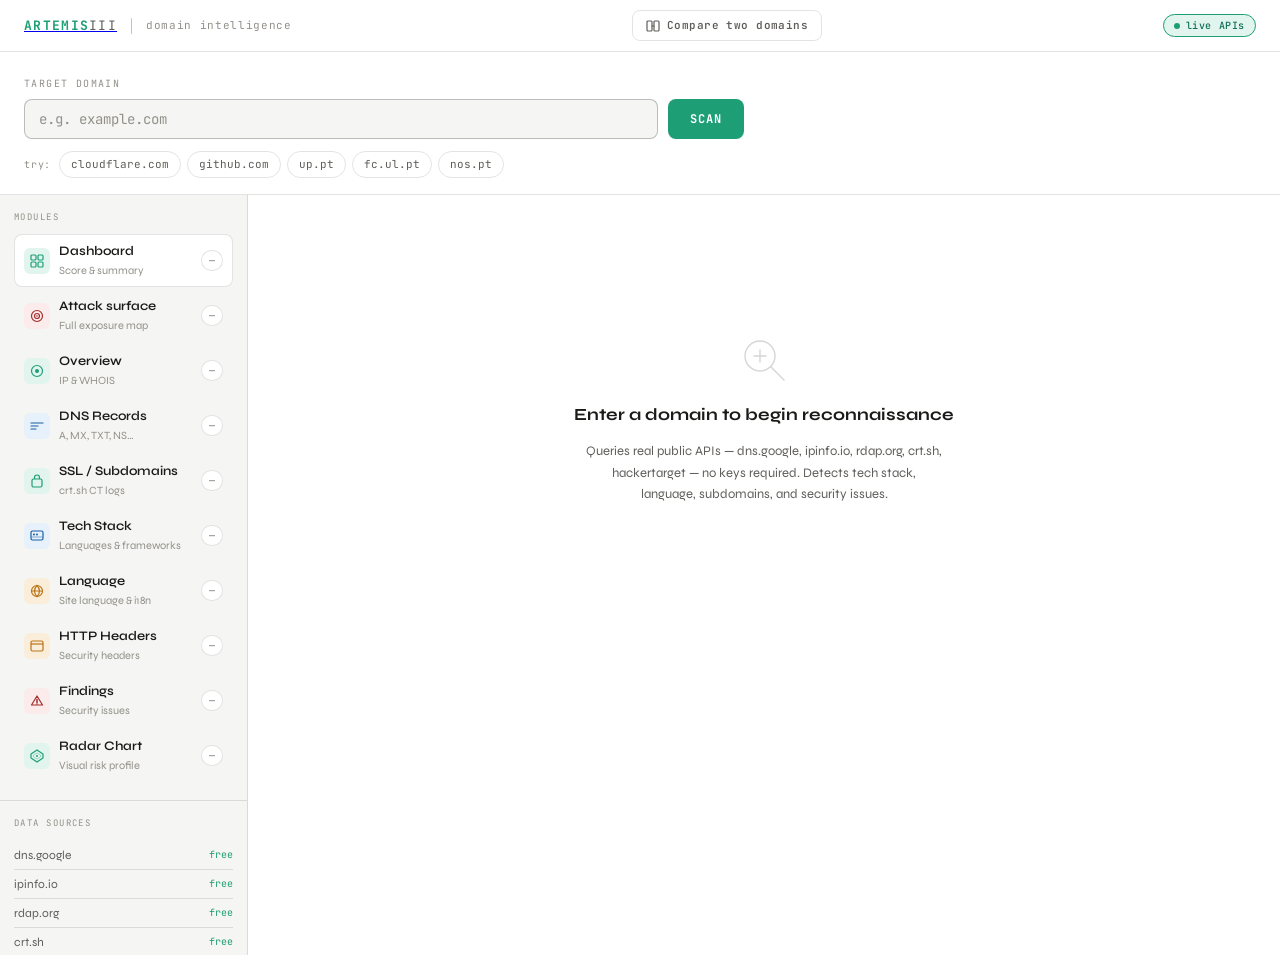
<file: index1.html>
<!DOCTYPE html>
<html lang="en">
<head>
  <meta charset="UTF-8"/>
  <meta name="viewport" content="width=device-width, initial-scale=1.0"/>
  <title>ARTEMIS III — Domain OSINT Checker</title>
  <link rel="preconnect" href="https://fonts.googleapis.com"/>
  <link href="https://fonts.googleapis.com/css2?family=JetBrains+Mono:wght@400;500;700&family=Syne:wght@400;600;700;800&display=swap" rel="stylesheet"/>
  <link rel="stylesheet" href="style.css"/>
  <style>
    /* ── Dashboard ────────────────────────────────── */
    .dashboard-grid {
      display: grid;
      grid-template-columns: 180px 1fr 1fr;
      grid-template-rows: auto auto;
      gap: 12px;
    }
    .db-full-width { grid-column: 1 / -1; }
    .db-card {
      background: var(--c-bg);
      border: 0.5px solid var(--c-border);
      border-radius: var(--r-lg);
      padding: 16px;
    }
    .db-score-card {
      display: flex; flex-direction: column;
      align-items: center; justify-content: center;
      gap: 8px; text-align: center;
    }
    .db-score-label { font-size: 11px; color: var(--c-hint); text-transform: uppercase; letter-spacing: 0.1em; font-family: var(--font-mono); }
    .db-score-sub   { font-family: var(--font-mono); font-size: 12px; color: var(--c-muted); }
    .db-card-title  { font-size: 11px; font-weight: 600; color: var(--c-hint); text-transform: uppercase; letter-spacing: 0.1em; margin-bottom: 10px; font-family: var(--font-mono); }
    .db-finding-bars { display: flex; flex-direction: column; gap: 10px; }
    .db-bar-row  { display: flex; align-items: center; gap: 10px; }
    .db-bar-label{ font-family: var(--font-mono); font-size: 10px; color: var(--c-hint); width: 52px; flex-shrink: 0; }
    .db-bar-track{ flex: 1; height: 6px; background: var(--c-border); border-radius: 3px; overflow: hidden; }
    .db-bar-fill { height: 100%; border-radius: 3px; transition: width 0.6s ease; }
    .db-bar-count{ font-family: var(--font-mono); font-size: 13px; font-weight: 700; width: 24px; text-align: right; flex-shrink: 0; }
    .db-top-finding { display: flex; align-items: flex-start; gap: 8px; padding: 6px 0; border-top: 0.5px solid var(--c-border); }
    .db-recs { display: flex; flex-direction: column; gap: 8px; }
    .db-rec-item { display: flex; align-items: flex-start; gap: 12px; padding: 10px 12px; background: var(--c-surface); border-radius: 8px; }
    .db-rec-num  { width: 22px; height: 22px; border-radius: 50%; background: var(--c-bg); border: 0.5px solid var(--c-border); display: flex; align-items: center; justify-content: center; font-family: var(--font-mono); font-size: 11px; font-weight: 700; color: var(--c-muted); flex-shrink: 0; margin-top: 1px; }
    .db-rec-title  { font-size: 13px; font-weight: 600; color: var(--c-text); }
    .db-rec-detail { font-size: 12px; color: var(--c-muted); margin-top: 3px; line-height: 1.55; }

    /* ── Attack Surface Map ───────────────────────── */
    .atk-map { display: flex; flex-direction: column; gap: 0; }
    .atk-root { display: flex; justify-content: center; padding: 20px 0 0; margin-bottom: 0; }
    .atk-root-inner {
      padding: 14px 24px; background: var(--c-bg);
      border: 1.5px solid var(--accent); border-radius: var(--r-lg);
      text-align: center; min-width: 200px;
      position: relative;
    }
    .atk-root-inner::after {
      content: ''; position: absolute; left: 50%; bottom: -20px;
      width: 1px; height: 20px; background: var(--c-border-em);
    }
    .atk-sections { display: flex; flex-direction: column; gap: 0; padding-top: 20px; border-left: 1px solid var(--c-border); margin-left: 24px; padding-left: 24px; }
    .atk-section { padding: 12px 0; border-bottom: 0.5px solid var(--c-border); }
    .atk-section:last-child { border-bottom: none; }
    .atk-section-head { display: flex; align-items: center; gap: 10px; margin-bottom: 8px; }
    .atk-section-title { font-size: 12px; font-weight: 600; color: var(--c-text); }
    .atk-items { display: flex; flex-wrap: wrap; gap: 0; }

    /* ── Metrics 6-col ────────────────────────────── */
    .metrics-row-6 { display: grid; grid-template-columns: repeat(6, 1fr); gap: 10px; margin-bottom: 20px; }

    @media (max-width: 1000px) { .dashboard-grid { grid-template-columns: 1fr 1fr; } .db-score-card { grid-column: 1 / -1; flex-direction: row; gap: 20px; } }
    @media (max-width: 640px)  { .dashboard-grid { grid-template-columns: 1fr; } .db-score-card { flex-direction: column; } .metrics-row-6 { grid-template-columns: repeat(3,1fr); } }
  </style>
</head>
<body>

<header class="topbar">
  <a href="index.html">
  <div class="logo">ARTEMIS<span>III</span></div>
</a>
  <div class="topbar-sep"></div>
  <span class="topbar-label">domain intelligence</span>
  <a href="compare.html" class="topbar-compare-btn">
    <svg width="14" height="14" viewBox="0 0 14 14" fill="none">
      <rect x="1" y="2" width="5" height="10" rx="1" stroke="currentColor" stroke-width="1.2"/>
      <rect x="8" y="2" width="5" height="10" rx="1" stroke="currentColor" stroke-width="1.2"/>
      <path d="M6 7h2" stroke="currentColor" stroke-width="1.2" stroke-linecap="round"/>
    </svg>
    Compare two domains
  </a>
  <div class="badge-live"><div class="dot-live"></div>live APIs</div>
</header>

<section class="search-section">
  <div class="search-label">target domain</div>
  <div class="search-row">
    <input class="search-input" type="text" id="domainInput" placeholder="e.g. example.com" autocomplete="off" autocapitalize="none" spellcheck="false"/>
    <button class="btn-scan" id="scanBtn" onclick="startScan()">SCAN</button>
  </div>
  <div class="scan-tags">
    <span class="scan-tags-label">try:</span>
    <div class="tag" onclick="quickScan('cloudflare.com')">cloudflare.com</div>
    <div class="tag" onclick="quickScan('github.com')">github.com</div>
    <div class="tag" onclick="quickScan('up.pt')">up.pt</div>
    <div class="tag" onclick="quickScan('fc.ul.pt')">fc.ul.pt</div>
    <div class="tag" onclick="quickScan('nos.pt')">nos.pt</div>
  </div>
</section>

<div class="main-grid">
  <aside class="sidebar">
    <div class="sidebar-section">
      <div class="sidebar-title">modules</div>

      <div class="module-item active" id="mod-dashboard" onclick="gotoTab('dashboard')" data-tip="Your security score (A–F), findings breakdown, email health, and a prioritised list of things to fix. Start here.">
        <div class="module-icon green">
          <svg width="14" height="14" viewBox="0 0 14 14" fill="none"><rect x="1" y="1" width="5" height="5" rx="1" stroke="#1D9E75" stroke-width="1.2"/><rect x="8" y="1" width="5" height="5" rx="1" stroke="#1D9E75" stroke-width="1.2"/><rect x="1" y="8" width="5" height="5" rx="1" stroke="#1D9E75" stroke-width="1.2"/><rect x="8" y="8" width="5" height="5" rx="1" stroke="#1D9E75" stroke-width="1.2"/></svg>
        </div>
        <div><div class="module-name">Dashboard</div><div class="module-desc">Score &amp; summary</div></div>
        <div class="module-status s-idle" id="badge-dashboard">—</div>
      </div>

      <div class="module-item" id="mod-attack" onclick="gotoTab('attack')" data-tip="Everything exposed in one view: email servers, DNS, aliases, risky subdomains, tech stack, and languages — colour-coded by risk level.">
        <div class="module-icon red">
          <svg width="14" height="14" viewBox="0 0 14 14" fill="none"><circle cx="7" cy="7" r="5.5" stroke="#A32D2D" stroke-width="1.2"/><circle cx="7" cy="7" r="2.5" stroke="#A32D2D" stroke-width="1.2"/><circle cx="7" cy="7" r="0.8" fill="#A32D2D"/></svg>
        </div>
        <div><div class="module-name">Attack surface</div><div class="module-desc">Full exposure map</div></div>
        <div class="module-status s-idle" id="badge-attack">—</div>
      </div>

      <div class="module-item" id="mod-overview" onclick="gotoTab('overview')" data-tip="IP address, hosting provider, country, ASN, and domain registration details (registrar, dates, expiry status).">
        <div class="module-icon green">
          <svg width="14" height="14" viewBox="0 0 14 14" fill="none"><circle cx="7" cy="7" r="5.5" stroke="#1D9E75" stroke-width="1.2"/><circle cx="7" cy="7" r="2" fill="#1D9E75"/></svg>
        </div>
        <div><div class="module-name">Overview</div><div class="module-desc">IP &amp; WHOIS</div></div>
        <div class="module-status s-idle" id="badge-overview">—</div>
      </div>

      <div class="module-item" id="mod-dns" onclick="gotoTab('dns')" data-tip="All DNS record types (A, MX, TXT, NS, CNAME, CAA). Hover any record to see what it means and what an attacker can learn from it.">
        <div class="module-icon blue">
          <svg width="14" height="14" viewBox="0 0 14 14" fill="none"><path d="M1 4h12M1 7h7M1 10h5" stroke="#185FA5" stroke-width="1.2" stroke-linecap="round"/></svg>
        </div>
        <div><div class="module-name">DNS Records</div><div class="module-desc">A, MX, TXT, NS…</div></div>
        <div class="module-status s-idle" id="badge-dns">—</div>
      </div>

      <div class="module-item" id="mod-ssl" onclick="gotoTab('ssl')" data-tip="Subdomains discovered from certificate transparency logs (crt.sh). Every SSL cert ever issued is permanently public. Hover each for risk context.">
        <div class="module-icon green">
          <svg width="14" height="14" viewBox="0 0 14 14" fill="none"><rect x="2" y="5" width="10" height="8" rx="1.5" stroke="#1D9E75" stroke-width="1.2"/><path d="M4.5 5V3.5a2.5 2.5 0 015 0V5" stroke="#1D9E75" stroke-width="1.2"/></svg>
        </div>
        <div><div class="module-name">SSL / Subdomains</div><div class="module-desc">crt.sh CT logs</div></div>
        <div class="module-status s-idle" id="badge-ssl">—</div>
      </div>

      <div class="module-item" id="mod-web" onclick="gotoTab('web')" data-tip="Detected technologies: language, web server, CDN, CMS, framework, analytics. Hover each chip to see the exact evidence that triggered detection.">
        <div class="module-icon blue">
          <svg width="14" height="14" viewBox="0 0 14 14" fill="none"><rect x="1" y="2" width="12" height="9" rx="1.5" stroke="#185FA5" stroke-width="1.2"/><circle cx="4" cy="5.5" r="1" fill="#185FA5"/><circle cx="7" cy="5.5" r="1" fill="#185FA5"/><path d="M2 8h10" stroke="#185FA5" stroke-width="1" stroke-linecap="round" opacity="0.5"/></svg>
        </div>
        <div><div class="module-name">Tech Stack</div><div class="module-desc">Languages &amp; frameworks</div></div>
        <div class="module-status s-idle" id="badge-web">—</div>
      </div>

      <div class="module-item" id="mod-lang" onclick="gotoTab('lang')" data-tip="Primary language and all internationalised versions detected via hreflang tags. Each language version is a separate attack surface.">
        <div class="module-icon amber">
          <svg width="14" height="14" viewBox="0 0 14 14" fill="none"><circle cx="7" cy="7" r="5.5" stroke="#BA7517" stroke-width="1.2"/><path d="M7 1.5C5.5 3 4.5 5 4.5 7s1 4 2.5 5.5" stroke="#BA7517" stroke-width="1.2" stroke-linecap="round"/><path d="M7 1.5C8.5 3 9.5 5 9.5 7s-1 4-2.5 5.5" stroke="#BA7517" stroke-width="1.2" stroke-linecap="round"/><path d="M1.5 7h11" stroke="#BA7517" stroke-width="1.2" stroke-linecap="round"/></svg>
        </div>
        <div><div class="module-name">Language</div><div class="module-desc">Site language &amp; i18n</div></div>
        <div class="module-status s-idle" id="badge-lang">—</div>
      </div>

      <div class="module-item" id="mod-headers" onclick="gotoTab('headers')" data-tip="Raw HTTP response headers + a 7-point security header audit: HSTS, CSP, X-Frame-Options, X-Content-Type-Options, Referrer-Policy, Permissions-Policy, X-XSS-Protection.">
        <div class="module-icon amber">
          <svg width="14" height="14" viewBox="0 0 14 14" fill="none"><rect x="1" y="2" width="12" height="10" rx="1.5" stroke="#BA7517" stroke-width="1.2"/><path d="M1 5h12" stroke="#BA7517" stroke-width="1.2"/></svg>
        </div>
        <div><div class="module-name">HTTP Headers</div><div class="module-desc">Security headers</div></div>
        <div class="module-status s-idle" id="badge-headers">—</div>
      </div>

      <div class="module-item" id="mod-findings" onclick="gotoTab('findings')" data-tip="All security issues found, sorted by severity (HIGH → MEDIUM → LOW). Each finding includes a plain-English explanation and what to do to fix it.">
        <div class="module-icon red">
          <svg width="14" height="14" viewBox="0 0 14 14" fill="none"><path d="M7 2L12.5 11H1.5L7 2Z" stroke="#A32D2D" stroke-width="1.2" stroke-linejoin="round"/><path d="M7 5.5v3M7 10h.01" stroke="#A32D2D" stroke-width="1.5" stroke-linecap="round"/></svg>
        </div>
        <div><div class="module-name">Findings</div><div class="module-desc">Security issues</div></div>
        <div class="module-status s-idle" id="badge-findings">—</div>
      </div>

      <div class="module-item" id="mod-radar" onclick="gotoTab('radar')" data-tip="Hexagonal radar chart scoring 6 security axes — SSL, Email, Headers, Domain Age, Risk, and Subdomain exposure — all computed from real scan data.">
        <div class="module-icon green">
          <svg width="14" height="14" viewBox="0 0 14 14" fill="none"><polygon points="7,1 13,5 13,9 7,13 1,9 1,5" stroke="#1D9E75" stroke-width="1.2" fill="none"/><polygon points="7,4 10.5,6 10.5,8 7,10 3.5,8 3.5,6" stroke="#1D9E75" stroke-width="0.7" fill="none" opacity="0.5"/><circle cx="7" cy="7" r="1" fill="#1D9E75"/></svg>
        </div>
        <div><div class="module-name">Radar Chart</div><div class="module-desc">Visual risk profile</div></div>
        <div class="module-status s-idle" id="badge-radar">—</div>
      </div>
    </div>

    <div style="padding:0 14px">
      <div class="sidebar-title">data sources</div>
      <div class="source-row"><span>dns.google</span>   <span class="source-tag">free</span></div>
      <div class="source-row"><span>ipinfo.io</span>    <span class="source-tag">free</span></div>
      <div class="source-row"><span>rdap.org</span>     <span class="source-tag">free</span></div>
      <div class="source-row"><span>crt.sh</span>       <span class="source-tag">free</span></div>
      <div class="source-row"><span>hackertarget</span> <span class="source-tag">free</span></div>
    </div>
  </aside>

  <main class="content" id="mainContent">

    <!-- Empty -->
    <div id="state-empty" class="empty-state">
      <svg class="empty-icon" width="56" height="56" viewBox="0 0 56 56" fill="none">
        <circle cx="24" cy="24" r="15" stroke="currentColor" stroke-width="1.4"/>
        <path d="M35 35l13 13" stroke="currentColor" stroke-width="1.4" stroke-linecap="round"/>
        <path d="M18 24h12M24 18v12" stroke="currentColor" stroke-width="1.4" stroke-linecap="round"/>
      </svg>
      <div class="empty-title">Enter a domain to begin reconnaissance</div>
      <div class="empty-sub">Queries real public APIs — dns.google, ipinfo.io, rdap.org, crt.sh, hackertarget — no keys required. Detects tech stack, language, subdomains, and security issues.</div>
    </div>

    <!-- Scanning -->
    <div id="state-scanning" style="display:none">
      <div class="rocket-loader">
        <div class="rocket-wrap">
          <div class="rocket-ship">
            <svg class="rocket-svg" viewBox="0 0 60 100" fill="none">
              <path d="M30 4 C18 4 10 22 10 42 L10 62 L30 70 L50 62 L50 42 C50 22 42 4 30 4Z" fill="var(--accent)" opacity="0.9"/>
              <circle cx="30" cy="34" r="9" fill="var(--c-bg)" opacity="0.9"/>
              <circle cx="30" cy="34" r="6" fill="var(--accent-bg)"/>
              <path d="M10 52 L2 68 L10 64Z" fill="var(--accent-dim)"/>
              <path d="M50 52 L58 68 L50 64Z" fill="var(--accent-dim)"/>
              <path d="M30 4 C24 4 18 12 16 20 C21 14 26 10 30 10 C34 10 39 14 44 20 C42 12 36 4 30 4Z" fill="var(--accent-dim)"/>
              <rect x="22" y="66" width="16" height="6" rx="2" fill="var(--c-surface)"/>
            </svg>
          </div>
          <div class="rocket-flame">
            <svg viewBox="0 0 36 48" fill="none">
              <ellipse cx="18" cy="10" rx="8" ry="10" fill="#F97316" opacity="0.95"/>
              <ellipse cx="18" cy="18" rx="6" ry="12" fill="#FBBF24" opacity="0.9"/>
              <ellipse cx="18" cy="28" rx="4" ry="10" fill="#FDE68A" opacity="0.7"/>
              <ellipse cx="14" cy="8"  rx="3" ry="6"  fill="#FB923C" opacity="0.6"/>
              <ellipse cx="22" cy="8"  rx="3" ry="6"  fill="#FB923C" opacity="0.6"/>
            </svg>
          </div>
          <div class="rocket-particles">
            <span class="rp rp1"></span><span class="rp rp2"></span>
            <span class="rp rp3"></span><span class="rp rp4"></span>
            <span class="rp rp5"></span>
          </div>
        </div>
        <div class="rocket-label">Scanning <span id="log-domain" class="rocket-domain"></span></div>
        <div class="rocket-log-wrap">
          <div id="log-lines" class="rocket-log-lines"></div>
        </div>
      </div>
    </div>

    <!-- Results -->
    <div id="state-results" style="display:none">

      <div class="target-header">
        <div class="target-icon">
          <svg width="22" height="22" viewBox="0 0 22 22" fill="none"><rect x="1" y="2" width="20" height="14" rx="2" stroke="currentColor" stroke-width="1.3" opacity="0.5"/><path d="M7 20h8M11 16v4" stroke="currentColor" stroke-width="1.3" stroke-linecap="round" opacity="0.5"/></svg>
        </div>
        <div>
          <div class="target-domain" id="r-domain"></div>
          <div class="target-meta"  id="r-meta"></div>
        </div>
        <div class="risk-badge" id="r-risk-badge"></div>
      </div>

      <!-- 6 metric cards -->
      <div class="metrics-row-6">
        <div class="metric-card"><div class="metric-label">DNS Records</div><div class="metric-value" id="m-dns">—</div><div class="metric-sub">all types</div></div>
        <div class="metric-card"><div class="metric-label">Subdomains</div><div class="metric-value" id="m-subs">—</div><div class="metric-sub">from crt.sh</div></div>
        <div class="metric-card"><div class="metric-label">Tech Stack</div><div class="metric-value" id="m-stack">—</div><div class="metric-sub" id="m-stack-sub">technologies</div></div>
        <div class="metric-card"><div class="metric-label">Languages</div><div class="metric-value" id="m-lang">—</div><div class="metric-sub" id="m-lang-sub">detected</div></div>
        <div class="metric-card"><div class="metric-label">Sec. Headers</div><div class="metric-value" id="m-headers">—</div><div class="metric-sub">present / 7</div></div>
        <div class="metric-card"><div class="metric-label">Findings</div><div class="metric-value" id="m-findings">—</div><div class="metric-sub" id="m-findings-sub">issues</div></div>
      </div>

      <!-- Tabs -->
      <nav class="tabs">
        <button class="tab active" onclick="switchTab('dashboard',this)">Dashboard</button>
        <button class="tab"        onclick="switchTab('attack',this)">Attack surface</button>
        <button class="tab"        onclick="switchTab('overview',this)">Overview</button>
        <button class="tab"        onclick="switchTab('dns',this)">DNS</button>
        <button class="tab"        onclick="switchTab('ssl',this)">SSL / Subdomains</button>
        <button class="tab"        onclick="switchTab('web',this)">Tech Stack</button>
        <button class="tab"        onclick="switchTab('lang',this)">Language</button>
        <button class="tab"        onclick="switchTab('headers',this)">Headers</button>
        <button class="tab"        onclick="switchTab('findings',this)">Findings</button>
        <button class="tab"        onclick="switchTab('radar',this)">Radar Chart</button>
      </nav>

      <!-- DASHBOARD -->
      <div id="tab-dashboard" class="tab-panel active">
        <div id="dashboard-wrap"></div>
      </div>

      <!-- ATTACK SURFACE -->
      <div id="tab-attack" class="tab-panel">
        <div class="section-card">
          <div class="section-head">
            <div class="section-head-title">Attack surface map</div>
            <div class="section-head-badge">full exposure</div>
          </div>
          <div class="section-body">
            <div id="attack-wrap"></div>
          </div>
        </div>
      </div>

      <!-- OVERVIEW -->
      <div id="tab-overview" class="tab-panel">
        <div class="section-card">
          <div class="section-head"><div class="section-head-title">IP &amp; network information</div><div class="section-head-badge">ipinfo.io</div></div>
          <div class="section-body"><table class="meta-table" id="tbl-ip"></table></div>
        </div>
        <div class="section-card">
          <div class="section-head"><div class="section-head-title">Domain registration (WHOIS / RDAP)</div><div class="section-head-badge">rdap.org</div></div>
          <div class="section-body"><table class="meta-table" id="tbl-whois"></table></div>
        </div>
      </div>

      <!-- DNS -->
      <div id="tab-dns" class="tab-panel">
        <div class="section-card">
          <div class="section-head"><div class="section-head-title">DNS records</div><div class="section-head-badge">dns.google</div></div>
          <div class="section-body"><div class="dns-grid" id="dns-grid"></div></div>
        </div>
        <div class="section-card">
          <div class="section-head"><div class="section-head-title">Email security analysis</div></div>
          <div class="section-body"><table class="meta-table" id="tbl-email-sec"></table></div>
        </div>
      </div>

      <!-- SSL / SUBDOMAINS -->
      <div id="tab-ssl" class="tab-panel">
        <div class="section-card">
          <div class="section-head"><div class="section-head-title">Certificate Transparency — discovered subdomains</div><div class="section-head-badge">crt.sh</div></div>
          <div class="section-body">
            <div id="cert-list-wrap"></div>
            <p class="source-note">Source: certificate transparency logs. Every subdomain that ever had an SSL certificate issued is permanently recorded here. Hover any row for context.</p>
          </div>
        </div>
      </div>

      <!-- TECH STACK -->
      <div id="tab-web" class="tab-panel">
        <div class="section-card">
          <div class="section-head"><div class="section-head-title">Detected technology stack</div><div class="section-head-badge">headers + page source</div></div>
          <div class="section-body">
            <div id="stack-wrap"></div>
            <p class="source-note">Detected from HTTP response headers and page source. Hover any chip to see the exact evidence string that triggered detection.</p>
          </div>
        </div>
      </div>

      <!-- LANGUAGE -->
      <div id="tab-lang" class="tab-panel">
        <div class="section-card">
          <div class="section-head"><div class="section-head-title">Site language &amp; internationalisation</div><div class="section-head-badge">hreflang + headers</div></div>
          <div class="section-body"><div id="lang-wrap"></div></div>
        </div>
      </div>

      <!-- HEADERS -->
      <div id="tab-headers" class="tab-panel">
        <div class="section-card">
          <div class="section-head"><div class="section-head-title">HTTP response headers</div><div class="section-head-badge">hackertarget.com</div></div>
          <div class="section-body"><div id="headers-wrap"></div></div>
        </div>
        <div class="section-card">
          <div class="section-head"><div class="section-head-title">Security header analysis</div></div>
          <div class="section-body"><div id="sec-headers-wrap"></div></div>
        </div>
      </div>

      <!-- FINDINGS -->
      <div id="tab-findings" class="tab-panel">
        <div class="findings-list" id="findings-list"></div>
        <div id="findings-empty" style="display:none" class="no-data">No issues detected — looking good.</div>
      </div>

      <!-- RADAR CHART -->
      <div id="tab-radar" class="tab-panel">
        <div class="section-card">
          <div class="section-head">
            <div class="section-head-title">Security radar — visual risk profile</div>
            <div class="section-head-badge">computed from scan data</div>
          </div>
          <div class="section-body">
            <div id="radar-wrap"></div>
            <p class="source-note" style="margin-top:16px">
              Each axis is scored 0–10 from real scan data. SSL = certificate coverage; Email = SPF/DMARC/MX health;
              Headers = security headers present (7 checked); Age = domain maturity from RDAP; Risk = inverse of HIGH findings; Subs = risky subdomain exposure (inverted).
              A larger polygon means a stronger security posture.
            </p>
          </div>
        </div>
      </div>

    </div><!-- /state-results -->
  </main>
</div>

<script src="app.js"></script>
</body>
</html>
</file>
<file: style.css>
/* ═══════════════════════════════════════════════════════════════
   ReconView — Domain OSINT Checker
   style.css
   ═══════════════════════════════════════════════════════════════ */

/* ── Design tokens ────────────────────────────────────────────── */
:root {
  --font-display : 'Syne', sans-serif;
  --font-mono    : 'JetBrains Mono', monospace;

  /* backgrounds */
  --c-bg      : #ffffff;
  --c-surface : #f5f5f3;
  --c-surface2: #efefec;

  /* borders */
  --c-border   : rgba(0, 0, 0, 0.11);
  --c-border-em: rgba(0, 0, 0, 0.24);

  /* text */
  --c-text : #1a1a18;
  --c-muted: #5f5e5a;
  --c-hint : #929089;

  /* accent — teal */
  --accent    : #1D9E75;
  --accent-dim: #0F6E56;
  --accent-bg : #E1F5EE;

  /* semantic */
  --warn    : #BA7517;  --warn-bg    : #FAEEDA;
  --danger  : #A32D2D;  --danger-bg  : #FCEBEB;
  --info    : #185FA5;  --info-bg    : #E6F1FB;
  --success : #1D9E75;  --success-bg : #E1F5EE;

  /* spacing scale */
  --sp-xs: 4px;
  --sp-sm: 8px;
  --sp-md: 16px;
  --sp-lg: 24px;
  --sp-xl: 40px;

  /* radius */
  --r-sm: 6px;
  --r-md: 8px;
  --r-lg: 12px;
  --r-pill: 999px;

  /* transitions */
  --t-fast  : 0.12s ease;
  --t-normal: 0.2s ease;

  /* layout */
  --sidebar-w: 248px;
  --topbar-h : 52px;
}

/* ── Dark mode ────────────────────────────────────────────────── */
@media (prefers-color-scheme: dark) {
  :root {
    --c-bg      : #141413;
    --c-surface : #1e1e1c;
    --c-surface2: #272725;
    --c-border   : rgba(255, 255, 255, 0.09);
    --c-border-em: rgba(255, 255, 255, 0.20);
    --c-text : #f0efe8;
    --c-muted: #b4b2a9;
    --c-hint : #6e6d69;

    --accent     : #5DCAA5;  --accent-dim : #9FE1CB;  --accent-bg : #04342C;
    --warn       : #EF9F27;  --warn-bg    : #412402;
    --danger     : #F09595;  --danger-bg  : #501313;
    --info       : #85B7EB;  --info-bg    : #042C53;
    --success    : #5DCAA5;  --success-bg : #04342C;
  }
}

/* ── Reset ────────────────────────────────────────────────────── */
*, *::before, *::after { box-sizing: border-box; margin: 0; padding: 0; }
html { scroll-behavior: smooth; }

body {
  font-family : var(--font-display);
  background  : var(--c-bg);
  color       : var(--c-text);
  min-height  : 100vh;
  font-size   : 14px;
  line-height : 1.5;
  -webkit-font-smoothing: antialiased;
}

/* ════════════════════════════════════════════════════════════════
   ANIMATIONS
   ════════════════════════════════════════════════════════════════ */
@keyframes pulse  { 0%, 100% { opacity: 1; } 50% { opacity: 0.25; } }
@keyframes spin   { to { transform: rotate(360deg); } }
@keyframes fadeIn { from { opacity: 0; transform: translateY(6px); } to { opacity: 1; transform: none; } }

/* ════════════════════════════════════════════════════════════════
   TOPBAR
   ════════════════════════════════════════════════════════════════ */
.topbar {
  display        : flex;
  align-items    : center;
  gap            : 14px;
  height         : var(--topbar-h);
  padding        : 0 var(--sp-lg);
  background     : var(--c-bg);
  border-bottom  : 0.5px solid var(--c-border);
  position       : sticky;
  top            : 0;
  z-index        : 50;
  backdrop-filter: blur(8px);
}

.logo {
  font-family   : var(--font-mono);
  font-size     : 13px;
  font-weight   : 700;
  letter-spacing: 0.1em;
  color         : var(--accent);
}
.logo span { color: var(--c-muted); font-weight: 400; }

.topbar-sep {
  width           : 1px;
  height          : 16px;
  background      : var(--c-border-em);
  border-radius   : 1px;
}

.topbar-label {
  font-family: var(--font-mono);
  font-size  : 11px;
  color      : var(--c-hint);
  letter-spacing: 0.06em;
}

.badge-live {
  margin-left   : auto;
  display       : flex;
  align-items   : center;
  gap           : 6px;
  font-family   : var(--font-mono);
  font-size     : 10px;
  font-weight   : 500;
  color         : var(--accent-dim);
  background    : var(--accent-bg);
  border        : 0.5px solid var(--accent);
  border-radius : var(--r-pill);
  padding       : 3px 10px;
  letter-spacing: 0.06em;
}

.dot-live {
  width        : 6px;
  height       : 6px;
  border-radius: 50%;
  background   : var(--accent);
  animation    : pulse 1.8s infinite;
  flex-shrink  : 0;
}

/* ════════════════════════════════════════════════════════════════
   SEARCH SECTION
   ════════════════════════════════════════════════════════════════ */
.search-section {
  padding      : var(--sp-lg) var(--sp-lg) var(--sp-md);
  border-bottom: 0.5px solid var(--c-border);
  background   : var(--c-bg);
}

.search-label {
  font-family   : var(--font-mono);
  font-size     : 10px;
  letter-spacing: 0.14em;
  color         : var(--c-hint);
  text-transform: uppercase;
  margin-bottom : var(--sp-sm);
}

.search-row {
  display    : flex;
  gap        : 10px;
  max-width  : 720px;
}

.search-input {
  flex         : 1;
  font-family  : var(--font-mono);
  font-size    : 14px;
  background   : var(--c-surface);
  border       : 0.5px solid var(--c-border-em);
  border-radius: var(--r-md);
  padding      : 10px 14px;
  color        : var(--c-text);
  outline      : none;
  transition   : border-color var(--t-fast), box-shadow var(--t-fast);
}
.search-input:focus {
  border-color: var(--accent);
  box-shadow  : 0 0 0 3px color-mix(in srgb, var(--accent) 12%, transparent);
}
.search-input::placeholder { color: var(--c-hint); }

.btn-scan {
  font-family   : var(--font-mono);
  font-size     : 12px;
  font-weight   : 700;
  letter-spacing: 0.08em;
  background    : var(--accent);
  color         : #fff;
  border        : none;
  border-radius : var(--r-md);
  padding       : 10px 22px;
  cursor        : pointer;
  transition    : background var(--t-fast), transform var(--t-fast);
  white-space   : nowrap;
}
.btn-scan:hover  { background: var(--accent-dim); }
.btn-scan:active { transform: scale(0.97); }
.btn-scan:disabled {
  background: var(--c-surface2);
  color     : var(--c-hint);
  border    : 0.5px solid var(--c-border);
  cursor    : not-allowed;
  transform : none;
}

.scan-tags {
  display    : flex;
  gap        : 6px;
  margin-top : 12px;
  flex-wrap  : wrap;
  align-items: center;
}

.scan-tags-label {
  font-family   : var(--font-mono);
  font-size     : 10px;
  color         : var(--c-hint);
  letter-spacing: 0.08em;
  margin-right  : 2px;
}

.tag {
  font-family  : var(--font-mono);
  font-size    : 11px;
  padding      : 4px 11px;
  border-radius: var(--r-pill);
  border       : 0.5px solid var(--c-border);
  color        : var(--c-muted);
  cursor       : pointer;
  transition   : all var(--t-fast);
  background   : transparent;
}
.tag:hover {
  border-color: var(--accent);
  color       : var(--accent);
  background  : var(--accent-bg);
}

/* ════════════════════════════════════════════════════════════════
   LAYOUT — MAIN GRID
   ════════════════════════════════════════════════════════════════ */
.main-grid {
  display              : grid;
  grid-template-columns: var(--sidebar-w) 1fr;
  min-height           : calc(100vh - var(--topbar-h) - 88px);
}

/* ════════════════════════════════════════════════════════════════
   SIDEBAR
   ════════════════════════════════════════════════════════════════ */
.sidebar {
  border-right: 0.5px solid var(--c-border);
  padding     : var(--sp-md) 0;
  background  : var(--c-surface);
  position    : sticky;
  top         : var(--topbar-h);
  height      : calc(100vh - var(--topbar-h) - 88px);
  overflow-y  : auto;
}

.sidebar-section {
  padding      : 0 14px var(--sp-md);
  border-bottom: 0.5px solid var(--c-border);
  margin-bottom: var(--sp-md);
}

.sidebar-title {
  font-family   : var(--font-mono);
  font-size     : 9px;
  letter-spacing: 0.16em;
  color         : var(--c-hint);
  text-transform: uppercase;
  margin-bottom : 10px;
}

/* module nav items */
.module-item {
  display      : flex;
  align-items  : center;
  gap          : 9px;
  padding      : 7px 9px;
  border-radius: var(--r-md);
  cursor       : pointer;
  transition   : background var(--t-fast);
  margin-bottom: 2px;
  border       : 0.5px solid transparent;
}
.module-item:hover  { background: var(--c-bg); }
.module-item.active { background: var(--c-bg); border-color: var(--c-border); }

.module-icon {
  width        : 26px;
  height       : 26px;
  border-radius: var(--r-sm);
  display      : flex;
  align-items  : center;
  justify-content: center;
  flex-shrink  : 0;
}
.module-icon.green { background: var(--accent-bg); }
.module-icon.amber { background: var(--warn-bg);   }
.module-icon.red   { background: var(--danger-bg); }
.module-icon.blue  { background: var(--info-bg);   }

.module-name { font-size: 13px; font-weight: 600; color: var(--c-text); }
.module-desc { font-size: 11px; color: var(--c-hint); margin-top: 1px; }

.module-status {
  margin-left  : auto;
  font-family  : var(--font-mono);
  font-size    : 10px;
  padding      : 2px 7px;
  border-radius: var(--r-pill);
  flex-shrink  : 0;
  font-weight  : 500;
}

/* source rows in sidebar */
.source-row {
  display       : flex;
  justify-content: space-between;
  align-items   : center;
  padding       : 5px 0;
  border-bottom : 0.5px solid var(--c-border);
  font-size     : 12px;
  color         : var(--c-muted);
}
.source-row:last-child { border-bottom: none; }
.source-tag {
  font-family: var(--font-mono);
  font-size  : 10px;
  color      : var(--accent);
}

/* ════════════════════════════════════════════════════════════════
   STATUS BADGES
   ════════════════════════════════════════════════════════════════ */
.s-ok      { background: var(--success-bg); color: var(--success);  }
.s-warn    { background: var(--warn-bg);    color: var(--warn);     }
.s-err     { background: var(--danger-bg);  color: var(--danger);   }
.s-idle    { background: var(--c-bg);       color: var(--c-hint); border: 0.5px solid var(--c-border); }
.s-loading { background: var(--info-bg);    color: var(--info);     }

/* ════════════════════════════════════════════════════════════════
   CONTENT AREA
   ════════════════════════════════════════════════════════════════ */
.content {
  padding   : var(--sp-lg);
  overflow-y: auto;
  animation : fadeIn 0.2s ease;
}

/* ── Empty state ──────────────────────────────────────────────── */
.empty-state {
  display        : flex;
  flex-direction : column;
  align-items    : center;
  justify-content: center;
  min-height     : 400px;
  gap            : 14px;
  text-align     : center;
  padding        : var(--sp-xl);
}

.empty-icon  { opacity: 0.18; }
.empty-title { font-size: 17px; font-weight: 700; color: var(--c-text); }
.empty-sub   { font-size: 13px; color: var(--c-muted); max-width: 360px; line-height: 1.65; }

/* ── Scan log ─────────────────────────────────────────────────── */
/* ── Compare button in topbar ───────────────────────────────── */
.topbar-compare-btn {
  display      : inline-flex;
  align-items  : center;
  gap          : 7px;
  font-family  : var(--font-mono);
  font-size    : 11px;
  font-weight  : 600;
  color        : var(--c-muted);
  text-decoration: none;
  padding      : 6px 13px;
  border       : 0.5px solid var(--c-border);
  border-radius: var(--r-md);
  transition   : all var(--t-fast);
  letter-spacing: 0.04em;
  margin-left  : auto;
}
.topbar-compare-btn:hover {
  color        : var(--accent);
  border-color : var(--accent);
  background   : var(--accent-bg);
}

/* ── Sidebar module tooltips ─────────────────────────────────── */
.module-item { position: relative; }

.module-item[data-tip]:hover::after {
  content     : attr(data-tip);
  position    : absolute;
  left        : calc(100% + 10px);
  top         : 50%;
  transform   : translateY(-50%);
  width       : 240px;
  background  : var(--c-text);
  color       : var(--c-bg);
  font-family : var(--font-display);
  font-size   : 11px;
  line-height : 1.55;
  font-weight : 400;
  padding     : 10px 13px;
  border-radius: var(--r-md);
  z-index     : 200;
  pointer-events: none;
  box-shadow  : 0 4px 16px rgba(0,0,0,0.18);
  white-space : normal;
}

.module-item[data-tip]:hover::before {
  content     : '';
  position    : absolute;
  left        : calc(100% + 5px);
  top         : 50%;
  transform   : translateY(-50%);
  border      : 5px solid transparent;
  border-right-color: var(--c-text);
  z-index     : 201;
  pointer-events: none;
}

/* ── Rocket loader ───────────────────────────────────────────── */

@keyframes rocketFloat {
  0%, 100% { transform: translateY(0px) rotate(-2deg); }
  50%       { transform: translateY(-14px) rotate(2deg); }
}
@keyframes flameFlicker {
  0%,100% { transform: scaleY(1)    scaleX(1);    opacity: 1;    }
  25%     { transform: scaleY(1.2)  scaleX(0.9);  opacity: 0.85; }
  50%     { transform: scaleY(0.85) scaleX(1.1);  opacity: 0.95; }
  75%     { transform: scaleY(1.1)  scaleX(0.95); opacity: 0.9;  }
}
@keyframes particleFly {
  0%   { transform: translate(0,0) scale(1);               opacity: 0.8; }
  100% { transform: translate(var(--px),40px) scale(0);    opacity: 0;   }
}
@keyframes logFadeIn {
  from { opacity: 0; transform: translateX(-6px); }
  to   { opacity: 1; transform: none; }
}

.rocket-loader {
  display        : flex;
  flex-direction : column;
  align-items    : center;
  justify-content: center;
  min-height     : 400px;
  padding        : var(--sp-lg);
  gap            : 0;
}
.rocket-wrap {
  position     : relative;
  width        : 80px;
  margin-bottom: 6px;
}
.rocket-ship {
  animation       : rocketFloat 2.2s ease-in-out infinite;
  transform-origin: center bottom;
}
.rocket-svg {
  width  : 60px;
  height : 100px;
  display: block;
  margin : 0 auto;
  filter : drop-shadow(0 4px 14px color-mix(in srgb, var(--accent) 40%, transparent));
}
.rocket-flame {
  width           : 36px;
  height          : 48px;
  margin          : -6px auto 0;
  transform-origin: center top;
  animation       : flameFlicker 0.25s ease-in-out infinite;
}
.rocket-flame svg { display: block; }

.rocket-particles {
  position : absolute;
  bottom   : -10px;
  left     : 50%;
  transform: translateX(-50%);
  width    : 60px;
  height   : 20px;
}
.rp { position: absolute; border-radius: 50%; bottom: 0; animation: particleFly 1.2s ease-out infinite; }
.rp1 { width:5px; height:5px; background:var(--accent);     left:20px; --px:-12px; animation-delay:0s;    animation-duration:1.1s; }
.rp2 { width:4px; height:4px; background:#F97316;            left:30px; --px:  8px; animation-delay:0.2s;  animation-duration:0.9s; }
.rp3 { width:6px; height:6px; background:var(--accent-dim); left:38px; --px: -6px; animation-delay:0.45s; animation-duration:1.3s; }
.rp4 { width:3px; height:3px; background:#FBBF24;            left:14px; --px: 14px; animation-delay:0.65s; animation-duration:1.0s; }
.rp5 { width:4px; height:4px; background:var(--accent);     left:44px; --px:-18px; animation-delay:0.85s; animation-duration:1.2s; }

.rocket-label {
  font-family   : var(--font-mono);
  font-size     : 13px;
  color         : var(--c-muted);
  margin-top    : 26px;
  letter-spacing: 0.04em;
}
.rocket-domain {
  color      : var(--accent);
  font-weight: 700;
}
.rocket-log-wrap {
  width     : 100%;
  max-width : 480px;
  margin-top: 18px;
}
.rocket-log-lines {
  display       : flex;
  flex-direction: column;
  gap           : 0;
}

.log-line {
  display      : flex;
  align-items  : center;
  gap          : 10px;
  padding      : 6px 0;
  font-family  : var(--font-mono);
  font-size    : 11px;
  border-bottom: 0.5px solid var(--c-border);
  animation    : logFadeIn 0.2s ease both;
  color        : var(--c-muted);
}
.log-icon   { width: 16px; text-align: center; flex-shrink: 0; }
.log-text   { color: var(--c-muted); flex: 1; }
.log-status { font-size: 10px; flex-shrink: 0; }

.spin-sm {
  display          : inline-block;
  width            : 10px;
  height           : 10px;
  border           : 1.5px solid var(--c-border);
  border-top-color : var(--accent);
  border-radius    : 50%;
  animation        : spin 0.7s linear infinite;
  vertical-align   : middle;
}

/* ════════════════════════════════════════════════════════════════
   RESULT HEADER
   ════════════════════════════════════════════════════════════════ */
.target-header {
  display    : flex;
  align-items: flex-start;
  gap        : var(--sp-md);
  margin-bottom: var(--sp-lg);
  flex-wrap  : wrap;
}

.target-icon {
  width        : 44px;
  height       : 44px;
  border-radius: 10px;
  background   : var(--c-surface);
  border       : 0.5px solid var(--c-border);
  display      : flex;
  align-items  : center;
  justify-content: center;
  flex-shrink  : 0;
}

.target-domain {
  font-family: var(--font-mono);
  font-size  : 20px;
  font-weight: 700;
  line-height: 1.2;
}

.target-meta {
  font-size  : 12px;
  color      : var(--c-muted);
  margin-top : 5px;
  line-height: 1.5;
}

.risk-badge {
  margin-left  : auto;
  align-self   : flex-start;
  padding      : 6px 14px;
  border-radius: var(--r-md);
  font-family  : var(--font-mono);
  font-size    : 11px;
  font-weight  : 700;
  letter-spacing: 0.06em;
  border       : 0.5px solid;
  white-space  : nowrap;
}
.risk-hi  { background: var(--danger-bg);  color: var(--danger);     border-color: var(--danger); }
.risk-med { background: var(--warn-bg);    color: var(--warn);       border-color: var(--warn);   }
.risk-lo  { background: var(--accent-bg);  color: var(--accent-dim); border-color: var(--accent); }

/* ════════════════════════════════════════════════════════════════
   TABS
   ════════════════════════════════════════════════════════════════ */
.tabs {
  display      : flex;
  border-bottom: 0.5px solid var(--c-border);
  margin-bottom: var(--sp-lg);
  gap          : 0;
  overflow-x   : auto;
  scrollbar-width: none;
}
.tabs::-webkit-scrollbar { display: none; }

.tab {
  padding      : 10px 18px;
  font-family  : var(--font-display);
  font-size    : 13px;
  font-weight  : 500;
  color        : var(--c-muted);
  cursor       : pointer;
  border       : none;
  background   : none;
  border-bottom: 2px solid transparent;
  margin-bottom: -0.5px;
  transition   : color var(--t-fast), border-color var(--t-fast);
  white-space  : nowrap;
}
.tab:hover  { color: var(--c-text); }
.tab.active { color: var(--accent); border-bottom-color: var(--accent); }

.tab-panel         { display: none; animation: fadeIn 0.18s ease; }
.tab-panel.active  { display: block; }

/* ════════════════════════════════════════════════════════════════
   METRIC CARDS
   ════════════════════════════════════════════════════════════════ */
.metrics-row {
  display              : grid;
  grid-template-columns: repeat(4, 1fr);
  gap                  : 10px;
  margin-bottom        : var(--sp-md);
}

.metric-card {
  background   : var(--c-surface);
  border       : 0.5px solid var(--c-border);
  border-radius: 10px;
  padding      : 14px 15px;
  transition   : border-color var(--t-fast);
}
.metric-card:hover { border-color: var(--c-border-em); }

.metric-label {
  font-family   : var(--font-mono);
  font-size     : 9px;
  letter-spacing: 0.1em;
  color         : var(--c-hint);
  text-transform: uppercase;
  margin-bottom : 6px;
}

.metric-value {
  font-family: var(--font-mono);
  font-size  : 24px;
  font-weight: 700;
  line-height: 1;
}

.metric-sub {
  font-size  : 11px;
  color      : var(--c-muted);
  margin-top : 4px;
}

/* ════════════════════════════════════════════════════════════════
   SECTION CARDS
   ════════════════════════════════════════════════════════════════ */
.section-card {
  background   : var(--c-bg);
  border       : 0.5px solid var(--c-border);
  border-radius: var(--r-lg);
  margin-bottom: 14px;
  overflow     : hidden;
}

.section-head {
  display    : flex;
  align-items: center;
  gap        : 10px;
  padding    : 13px 16px;
  border-bottom: 0.5px solid var(--c-border);
  background : var(--c-surface);
}

.section-head-title {
  font-size  : 13px;
  font-weight: 600;
  flex       : 1;
  color      : var(--c-text);
}

.section-head-badge {
  font-family  : var(--font-mono);
  font-size    : 10px;
  padding      : 2px 8px;
  border-radius: var(--r-pill);
  background   : var(--c-bg);
  color        : var(--c-hint);
  border       : 0.5px solid var(--c-border);
}

.section-body { padding: 14px 16px; }

/* ════════════════════════════════════════════════════════════════
   META TABLE
   ════════════════════════════════════════════════════════════════ */
.meta-table {
  width          : 100%;
  border-collapse: collapse;
  font-size      : 13px;
}

.meta-table td {
  padding       : 8px 0;
  vertical-align: top;
}

.meta-table td:first-child {
  color       : var(--c-hint);
  width       : 155px;
  font-family : var(--font-mono);
  font-size   : 11px;
  padding-right: 12px;
  flex-shrink : 0;
}

.meta-table tr + tr td { border-top: 0.5px solid var(--c-border); }

/* ════════════════════════════════════════════════════════════════
   PILLS / BADGES
   ════════════════════════════════════════════════════════════════ */
.pill {
  display      : inline-block;
  font-family  : var(--font-mono);
  font-size    : 10px;
  font-weight  : 500;
  padding      : 2px 8px;
  border-radius: var(--r-pill);
  letter-spacing: 0.04em;
}
.pill-ok   { background: var(--success-bg); color: var(--success);  }
.pill-warn { background: var(--warn-bg);    color: var(--warn);     }
.pill-err  { background: var(--danger-bg);  color: var(--danger);   }
.pill-info { background: var(--info-bg);    color: var(--info);     }

/* ════════════════════════════════════════════════════════════════
   DNS RECORDS
   ════════════════════════════════════════════════════════════════ */
.dns-grid {
  display       : flex;
  flex-direction: column;
  gap           : 5px;
}

.dns-row {
  display      : flex;
  align-items  : flex-start;
  gap          : 10px;
  padding      : 9px 11px;
  background   : var(--c-surface);
  border-radius: var(--r-md);
  font-family  : var(--font-mono);
  font-size    : 12px;
  border       : 0.5px solid transparent;
  transition   : border-color var(--t-fast), background var(--t-fast);
}
.dns-row:hover { background: var(--c-surface2); border-color: var(--c-border); }

.dns-type {
  font-size    : 10px;
  font-weight  : 700;
  padding      : 2px 7px;
  border-radius: var(--r-sm);
  flex-shrink  : 0;
  margin-top   : 1px;
  letter-spacing: 0.04em;
}

.dns-val {
  color      : var(--c-muted);
  word-break : break-all;
  line-height: 1.5;
  flex       : 1;
}

.dns-ttl {
  font-size  : 10px;
  color      : var(--c-hint);
  flex-shrink: 0;
  margin-left: auto;
  padding-left: 8px;
  margin-top : 2px;
}

/* ════════════════════════════════════════════════════════════════
   CERTIFICATE LIST
   ════════════════════════════════════════════════════════════════ */
.cert-list {
  display       : flex;
  flex-direction: column;
  gap           : 4px;
  max-height    : 380px;
  overflow-y    : auto;
  padding-right : 4px;
}

.cert-list::-webkit-scrollbar       { width: 4px; }
.cert-list::-webkit-scrollbar-track { background: var(--c-surface); border-radius: 2px; }
.cert-list::-webkit-scrollbar-thumb { background: var(--c-border-em); border-radius: 2px; }

.cert-item {
  display      : flex;
  align-items  : center;
  gap          : 10px;
  padding      : 8px 11px;
  background   : var(--c-surface);
  border-radius: var(--r-md);
  font-size    : 12px;
  border       : 0.5px solid transparent;
  transition   : border-color var(--t-fast);
  position     : relative;
}
.cert-item:hover { border-color: var(--c-border); }

.cert-domain {
  font-family: var(--font-mono);
  flex       : 1;
  color      : var(--c-text);
  font-size  : 12px;
  overflow   : hidden;
  text-overflow: ellipsis;
  white-space: nowrap;
}

.cert-issuer {
  font-size   : 11px;
  color       : var(--c-muted);
  flex-shrink : 0;
  max-width   : 130px;
  overflow    : hidden;
  text-overflow: ellipsis;
  white-space : nowrap;
}

.cert-date {
  font-family: var(--font-mono);
  font-size  : 10px;
  color      : var(--c-hint);
  flex-shrink: 0;
}

/* ════════════════════════════════════════════════════════════════
   FINDINGS
   ════════════════════════════════════════════════════════════════ */
.findings-list {
  display       : flex;
  flex-direction: column;
  gap           : 8px;
}

.finding-item {
  display      : flex;
  align-items  : flex-start;
  gap          : 12px;
  padding      : 14px 16px;
  border-radius: var(--r-md);
  border       : 0.5px solid var(--c-border);
  background   : var(--c-surface);
  transition   : border-color var(--t-fast);
  animation    : fadeIn 0.2s ease both;
}
.finding-item:hover { border-color: var(--c-border-em); }

.finding-sev {
  font-family  : var(--font-mono);
  font-size    : 10px;
  font-weight  : 600;
  padding      : 3px 9px;
  border-radius: var(--r-pill);
  flex-shrink  : 0;
  margin-top   : 1px;
  letter-spacing: 0.06em;
}
.sev-high   { background: var(--danger-bg); color: var(--danger); }
.sev-med    { background: var(--warn-bg);   color: var(--warn);   }
.sev-low    { background: var(--info-bg);   color: var(--info);   }

.finding-title  { font-size: 13px; font-weight: 600; color: var(--c-text); }
.finding-detail { font-size: 12px; color: var(--c-muted); margin-top: 4px; line-height: 1.6; }

/* ════════════════════════════════════════════════════════════════
   ERROR / EMPTY
   ════════════════════════════════════════════════════════════════ */
.no-data {
  font-family: var(--font-mono);
  font-size  : 12px;
  color      : var(--c-hint);
  padding    : 16px 0;
  text-align : center;
}

.error-box {
  padding      : 12px 14px;
  background   : var(--danger-bg);
  border-radius: var(--r-md);
  border       : 0.5px solid var(--danger);
  font-family  : var(--font-mono);
  font-size    : 12px;
  color        : var(--danger);
  line-height  : 1.5;
}

.source-note {
  font-size  : 11px;
  color      : var(--c-hint);
  margin-top : 12px;
  padding-top: 10px;
  border-top : 0.5px solid var(--c-border);
  line-height: 1.6;
}

/* ════════════════════════════════════════════════════════════════
   TOOLTIPS
   ════════════════════════════════════════════════════════════════ */
.has-tooltip { position: relative; }
.has-tooltip:hover .tip { display: block; }

.tip {
  display      : none;
  position     : absolute;
  z-index      : 200;
  left         : 0;
  top          : calc(100% + 8px);
  width        : 290px;
  background   : var(--c-text);
  color        : var(--c-bg);
  border-radius: var(--r-lg);
  padding      : 12px 14px;
  font-family  : var(--font-display);
  font-size    : 12px;
  line-height  : 1.6;
  font-weight  : 400;
  box-shadow   : 0 8px 24px rgba(0,0,0,0.22);
  pointer-events: none;
  animation    : fadeIn 0.12s ease;
}

.tip::before {
  content     : '';
  position    : absolute;
  top         : -5px;
  left        : 14px;
  width       : 10px;
  height      : 10px;
  background  : var(--c-text);
  transform   : rotate(45deg);
  border-radius: 2px;
}

.tip-title {
  font-weight   : 600;
  font-size     : 10px;
  letter-spacing: 0.08em;
  text-transform: uppercase;
  margin-bottom : 6px;
  opacity       : 0.55;
}

.tip-osint {
  margin-top : 8px;
  padding-top: 7px;
  border-top : 0.5px solid rgba(255,255,255,0.14);
  font-size  : 11px;
  opacity    : 0.82;
  font-style : italic;
}

.tip-source {
  margin-top : 8px;
  padding-top: 6px;
  border-top : 0.5px solid rgba(255,255,255,0.14);
  font-size  : 10px;
  opacity    : 0.45;
  font-family: var(--font-mono);
}

.tip-right        { left: auto; right: 0; }
.tip-right::before{ left: auto; right: 14px; }

/* ════════════════════════════════════════════════════════════════
   RESPONSIVE
   ════════════════════════════════════════════════════════════════ */
@media (max-width: 860px) {
  .metrics-row { grid-template-columns: repeat(2, 1fr); }
}

@media (max-width: 640px) {
  .main-grid {
    grid-template-columns: 1fr;
  }
  .sidebar {
    border-right : none;
    border-bottom: 0.5px solid var(--c-border);
    position     : static;
    height       : auto;
  }
  .metrics-row { grid-template-columns: repeat(2, 1fr); }
  .target-header { flex-direction: column; align-items: flex-start; }
  .risk-badge { margin-left: 0; }
  .tip { width: 240px; }
}
</file>
